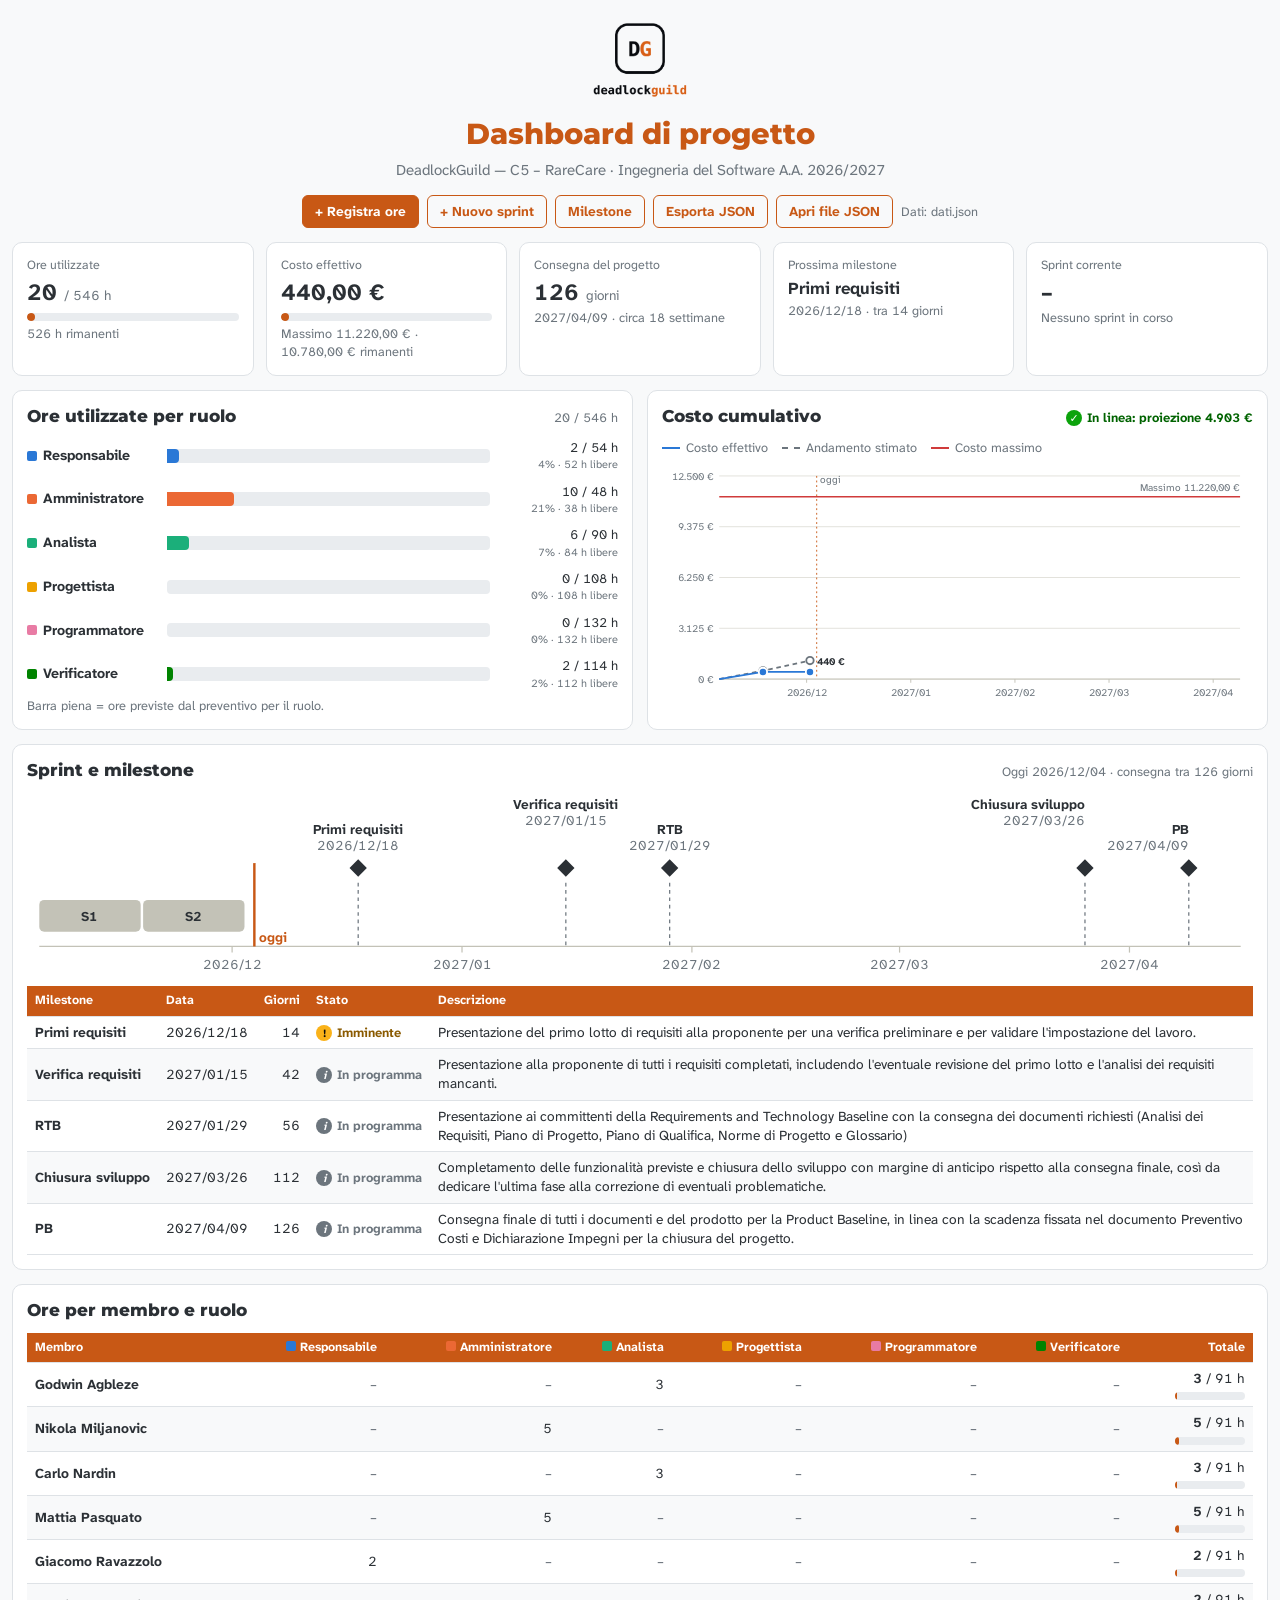
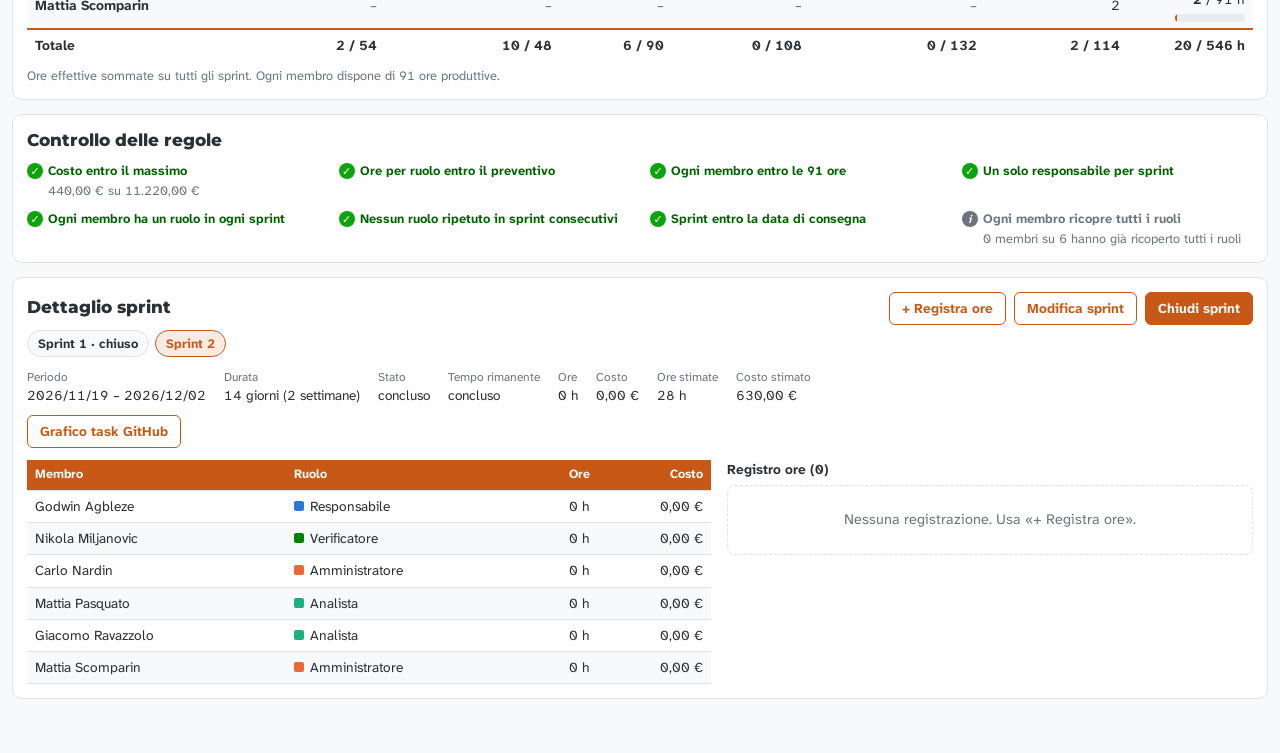
<file: Tools/DashboardProgetto/index.html>
<!DOCTYPE html>
<html lang="it">
<head>
<meta charset="UTF-8">
<meta name="viewport" content="width=device-width, initial-scale=1">
<title>Dashboard di progetto</title>
<link rel="icon" type="image/png" href="../../assets/logo_nobg.png">
<link rel="stylesheet" href="style.css">
</head>
<body>
<div class="contenitore">
  <header>
    <img src="../../assets/logo_nobg.png" alt="Logo DeadlockGuild">
    <h1>Dashboard di progetto</h1>
    <p class="sottotitolo">DeadlockGuild — <span id="nomeProgetto">C5 – RareCare</span> · Ingegneria del Software A.A. 2026/2027</p>
  </header>

  <div class="barra-azioni">
    <button type="button" class="primario" id="registraOre">+ Registra ore</button>
    <button type="button" id="nuovoSprint">+ Nuovo sprint</button>
    <button type="button" id="gestisciMilestone">Milestone</button>
    <button type="button" id="esporta">Esporta JSON</button>
    <label class="bottone" for="apriFile">Apri file JSON</label>
    <input type="file" id="apriFile" accept="application/json,.json" hidden>
    <span class="fonte" id="fonte">Caricamento dati…</span>
  </div>

  <div class="avviso" id="avviso" hidden>
    <span class="stato warn">Ci sono modifiche non ancora salvate nel file dei dati: esporta il JSON per non perderle.</span>
    <button type="button" id="esportaAvviso">Esporta JSON</button>
  </div>

  <div class="kpi" id="kpi"></div>

  <div class="griglia-2">
    <section>
      <div class="intestazione-sezione">
        <h2>Ore utilizzate per ruolo</h2>
        <span class="fonte" id="oreRuoloTotale"></span>
      </div>
      <div class="righe-ruolo" id="oreRuolo"></div>
      <p class="nota">Barra piena = ore previste dal preventivo per il ruolo.</p>
    </section>
    <section>
      <div class="intestazione-sezione">
        <h2>Costo cumulativo</h2>
        <span id="andamentoCosto"></span>
      </div>
      <div class="legenda-grafico">
        <span><i style="border-color: var(--serie-1)"></i>Costo effettivo</span>
        <span><i style="border-color: var(--text-muted); border-top-style: dashed"></i>Andamento stimato</span>
        <span><i style="border-color: var(--ko)"></i>Costo massimo</span>
      </div>
      <div class="grafico" id="graficoCosto"></div>
    </section>
  </div>

  <section class="blocco">
    <div class="intestazione-sezione">
      <h2>Sprint e milestone</h2>
      <span class="fonte" id="giorniConsegna"></span>
    </div>
    <div class="grafico" id="timeline"></div>
    <div class="tabella-wrap" style="margin-top: 10px">
      <table>
        <thead>
          <tr><th>Milestone</th><th>Data</th><th class="num">Giorni</th><th>Stato</th><th>Descrizione</th></tr>
        </thead>
        <tbody id="tabellaMilestone"></tbody>
      </table>
    </div>
  </section>

  <section class="blocco">
    <h2>Ore per membro e ruolo</h2>
    <div class="tabella-wrap" id="matrice"></div>
    <p class="nota">Ore effettive sommate su tutti gli sprint. Ogni membro dispone di <span id="orePerMembro">91</span> ore produttive.</p>
  </section>

  <section class="blocco">
    <h2>Controllo delle regole</h2>
    <ul class="controlli" id="controlli"></ul>
  </section>

  <section class="blocco">
    <div class="intestazione-sezione">
      <h2>Dettaglio sprint</h2>
      <div class="azioni-sprint">
        <button type="button" id="registraOreSprint" hidden>+ Registra ore</button>
        <button type="button" id="modificaSprint" hidden>Modifica sprint</button>
        <button type="button" class="primario" id="chiudiSprint" hidden>Chiudi sprint</button>
      </div>
    </div>
    <div class="pillole" id="pillole"></div>
    <div id="dettaglioSprint"></div>
  </section>
</div>

<div class="tooltip" id="tooltip" hidden></div>

<!-- Modifica / creazione sprint -->
<dialog id="dialogSprint">
  <form method="dialog" id="formSprint" novalidate>
    <h2 id="titoloDialogSprint">Nuovo sprint</h2>
    <div class="campi">
      <label class="campo">Nome<input type="text" id="sNome" required></label>
      <label class="campo">Data di inizio<input type="text" inputmode="numeric" placeholder="AAAA/MM/GG" maxlength="10" autocomplete="off" id="sInizio" required></label>
      <label class="campo">Durata (settimane)<input type="number" id="sDurata" min="0.5" step="0.5"></label>
      <label class="campo">Data di fine<input type="text" inputmode="numeric" placeholder="AAAA/MM/GG" maxlength="10" autocomplete="off" id="sFine" required></label>
    </div>

    <div class="titolo-blocco">Ruoli dei membri</div>
    <div class="tabella-wrap">
      <table>
        <thead><tr><th>Membro</th><th>Ruolo</th></tr></thead>
        <tbody id="sAssegnazioni"></tbody>
      </table>
    </div>
    <p class="nota">Le ore si aggiungono con «+ Registra ore».</p>

    <div class="titolo-blocco">Ore stimate per ruolo</div>
    <div class="campi" id="sStime"></div>
    <p class="nota" id="sStimaTotale" style="margin-top: -6px"></p>

    <label class="campo" style="margin-top: 10px">Link al grafico dei task su GitHub (facoltativo)
      <input type="url" id="sLink" placeholder="https://github.com/users/DeadlockGuild/projects/1/…">
    </label>
    <label class="campo" style="margin-top: 10px">Note<textarea id="sNote" rows="2"></textarea></label>

    <div class="messaggi" id="sMessaggi"></div>
    <div class="piede-dialog">
      <button type="button" class="pericolo" id="sElimina">Elimina sprint</button>
      <div>
        <button type="button" id="sAnnulla">Annulla</button>
        <button type="submit" class="primario" id="sSalva">Salva sprint</button>
      </div>
    </div>
  </form>
</dialog>

<!-- Registrazione ore -->
<dialog id="dialogLog">
  <form method="dialog" id="formLog" novalidate>
    <h2>Registra ore</h2>
    <div class="campi">
      <label class="campo">Membro<select id="lMembro"></select></label>
      <label class="campo">Sprint<select id="lSprint"></select></label>
      <label class="campo">Data<input type="text" inputmode="numeric" placeholder="AAAA/MM/GG" maxlength="10" autocomplete="off" id="lData"></label>
      <label class="campo">Ore<input type="number" id="lOre" min="0.5" step="0.5" value="1"></label>
    </div>
    <label class="campo">Attività svolta (facoltativa)<input type="text" id="lNota" placeholder="Es. stesura verbale, revisione analisi dei requisiti…"></label>
    <div class="messaggi" id="lMessaggi"></div>
    <div class="piede-dialog">
      <span class="fonte" id="lRiepilogo"></span>
      <div>
        <button type="button" id="lAnnulla">Annulla</button>
        <button type="submit" class="primario">Registra</button>
      </div>
    </div>
  </form>
</dialog>

<!-- Milestone -->
<dialog id="dialogMilestone">
  <form method="dialog" id="formMilestone" novalidate>
    <h2>Milestone</h2>
    <div class="tabella-wrap">
      <table>
        <thead><tr><th>Nome</th><th>Data</th><th>Descrizione</th><th>Raggiunta</th><th></th></tr></thead>
        <tbody id="mRighe"></tbody>
      </table>
    </div>
    <div class="messaggi" id="mMessaggi"></div>
    <div class="piede-dialog">
      <button type="button" id="mAggiungi">+ Aggiungi milestone</button>
      <div>
        <button type="button" id="mAnnulla">Annulla</button>
        <button type="submit" class="primario">Salva milestone</button>
      </div>
    </div>
  </form>
</dialog>

<!-- Esportazione -->
<dialog id="dialogEsporta">
  <div class="corpo">
    <h2>Esporta dati</h2>
    <p class="nota">Questo è il contenuto aggiornato di <code>dati.json</code>. Il salvataggio automatico non è ancora implementato: per ora copia il testo e sostituisci il file nel repository.</p>
    <textarea id="jsonEsportato" rows="16" readonly spellcheck="false" style="font-family: ui-monospace, monospace; font-size: 0.78rem; margin-top: 8px"></textarea>
    <div class="piede-dialog">
      <span class="fonte" id="copiato"></span>
      <div>
        <button type="button" id="chiudiEsporta">Chiudi</button>
        <button type="button" class="primario" id="copiaJson">Copia JSON</button>
      </div>
    </div>
  </div>
</dialog>

<script src="app.js"></script>
</body>
</html>
</file>
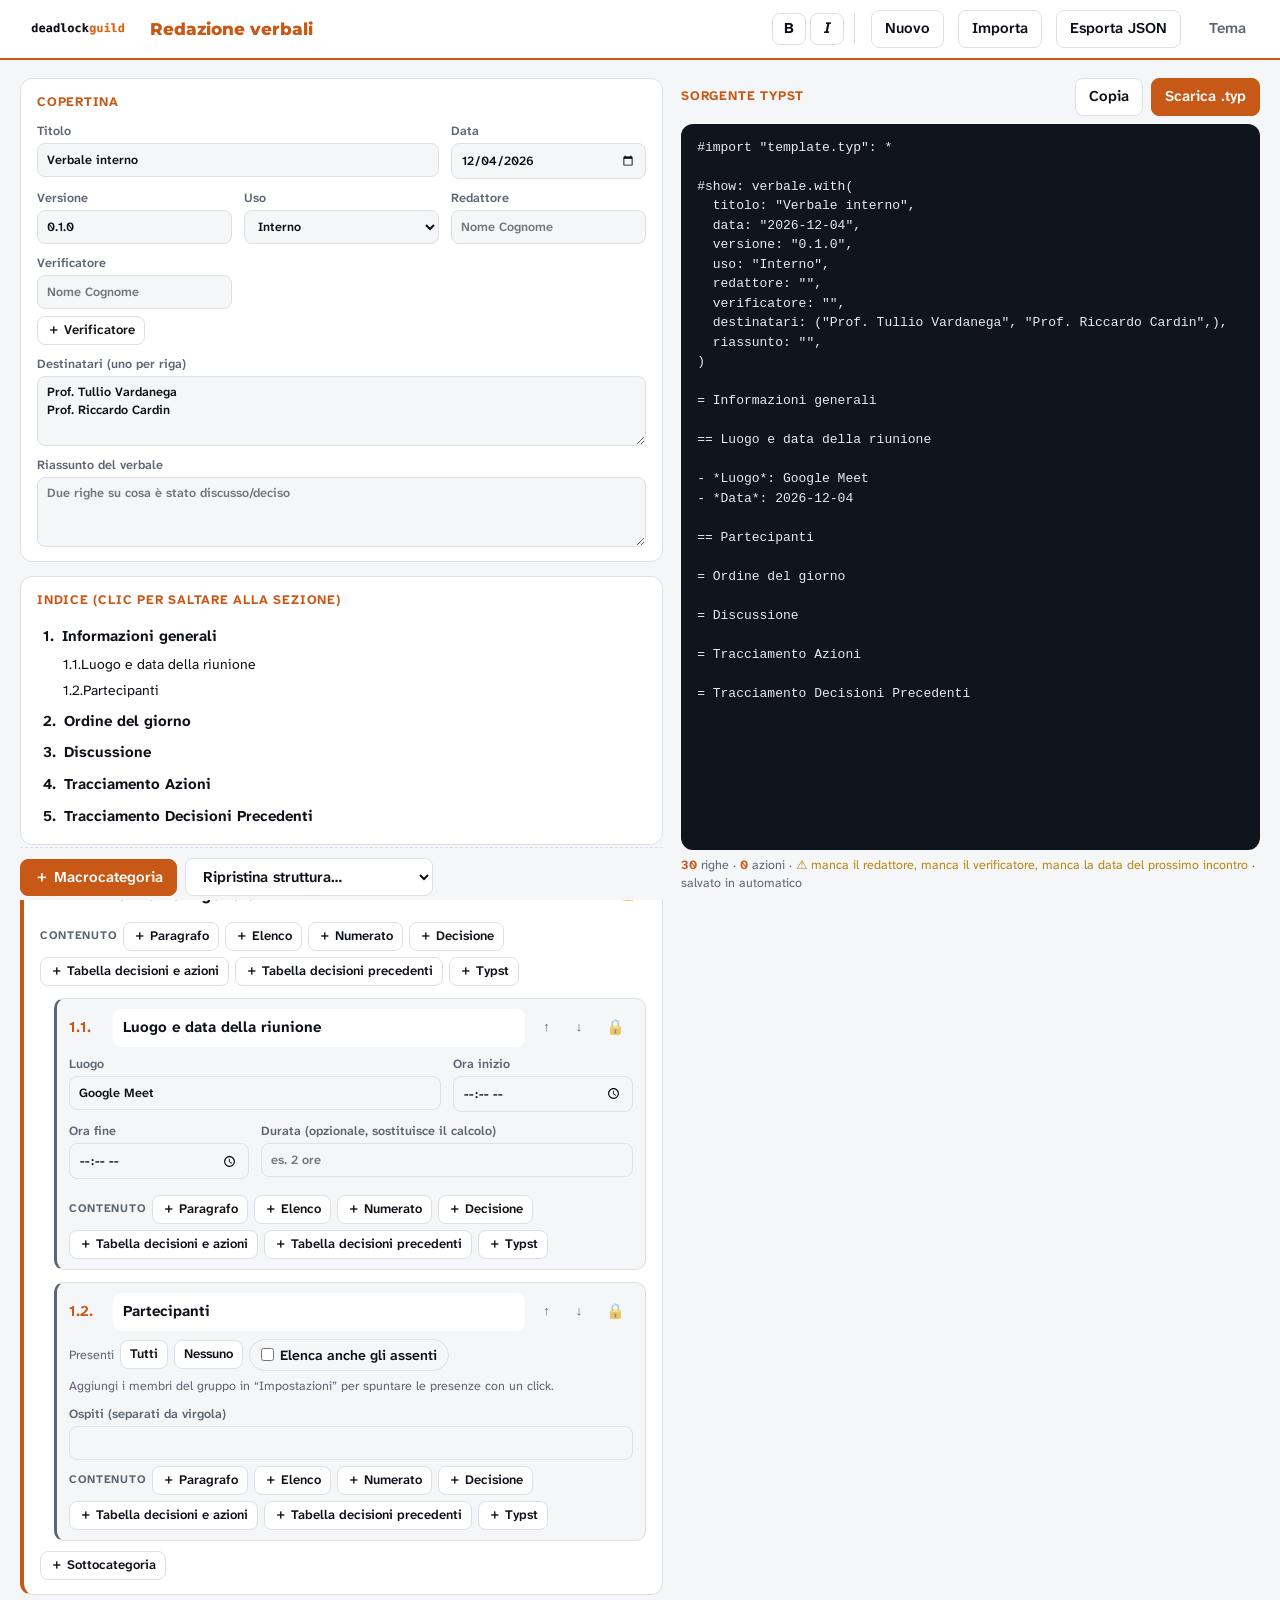
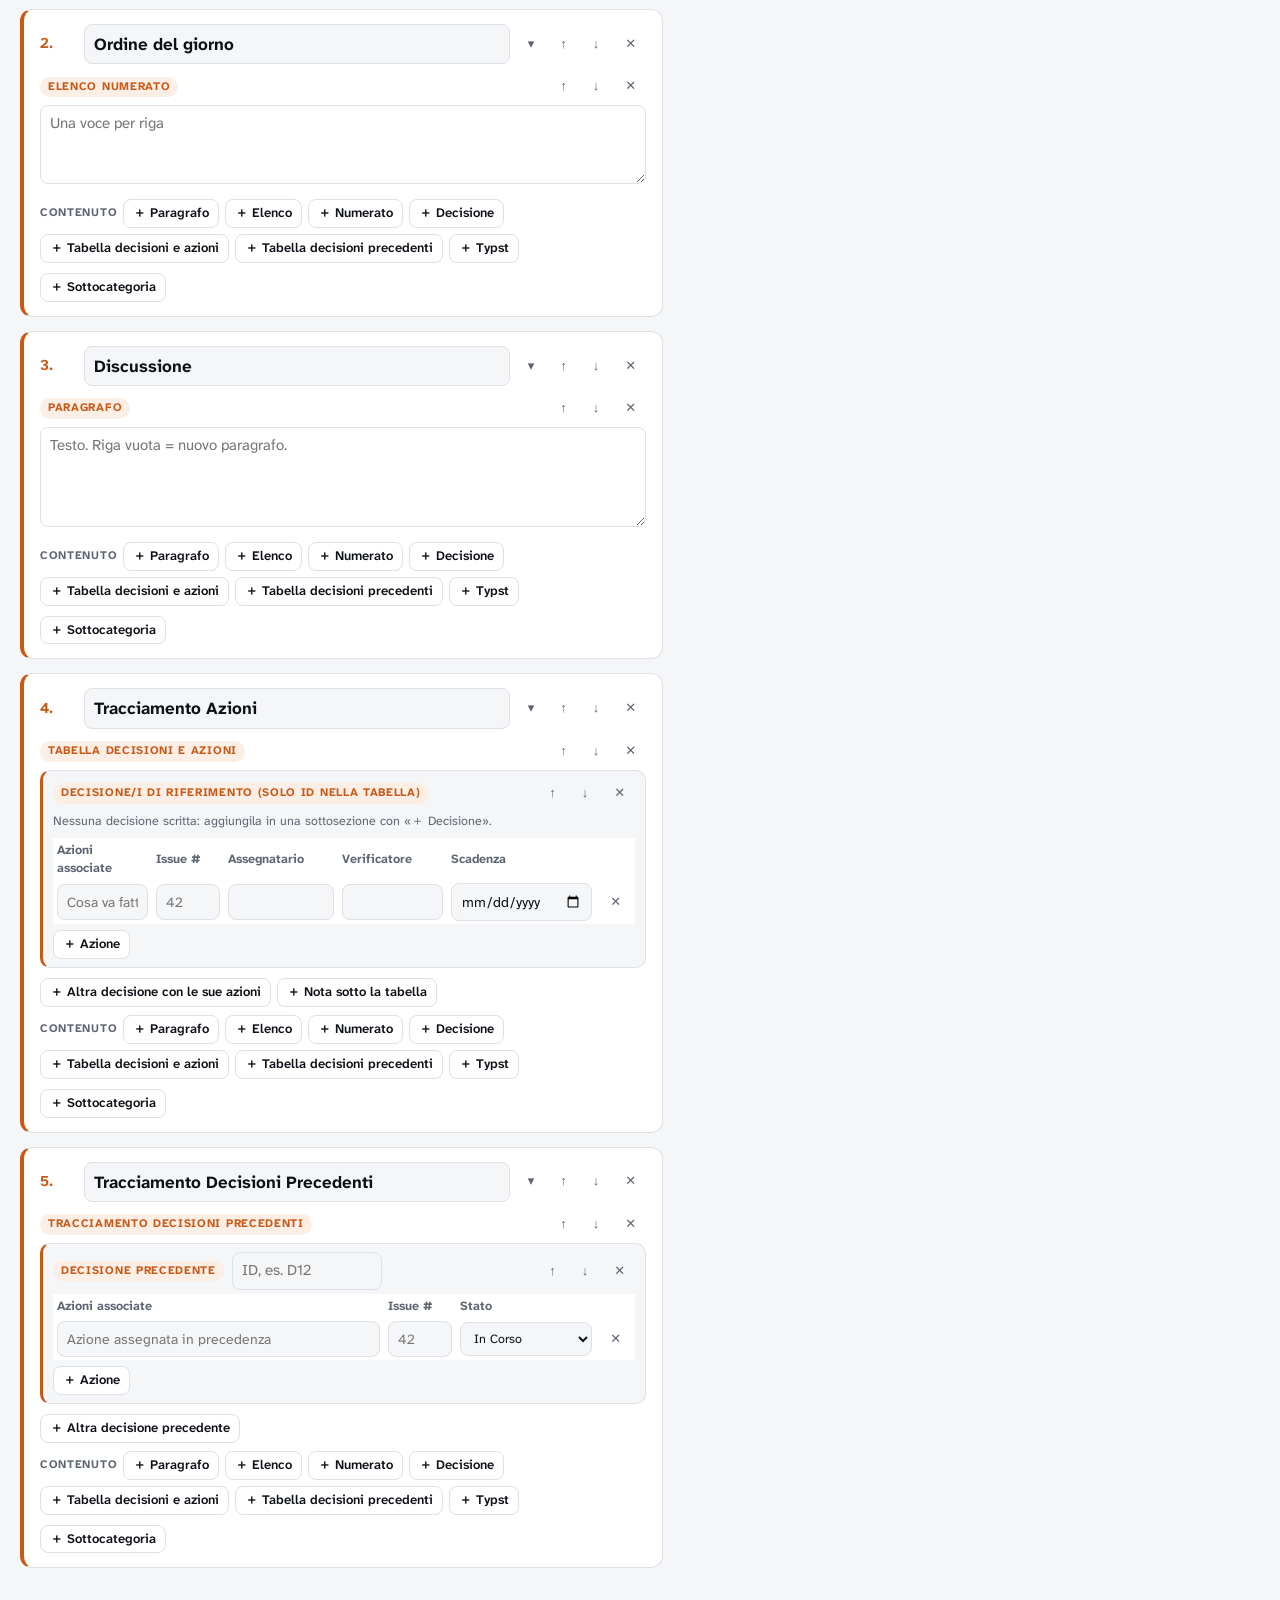
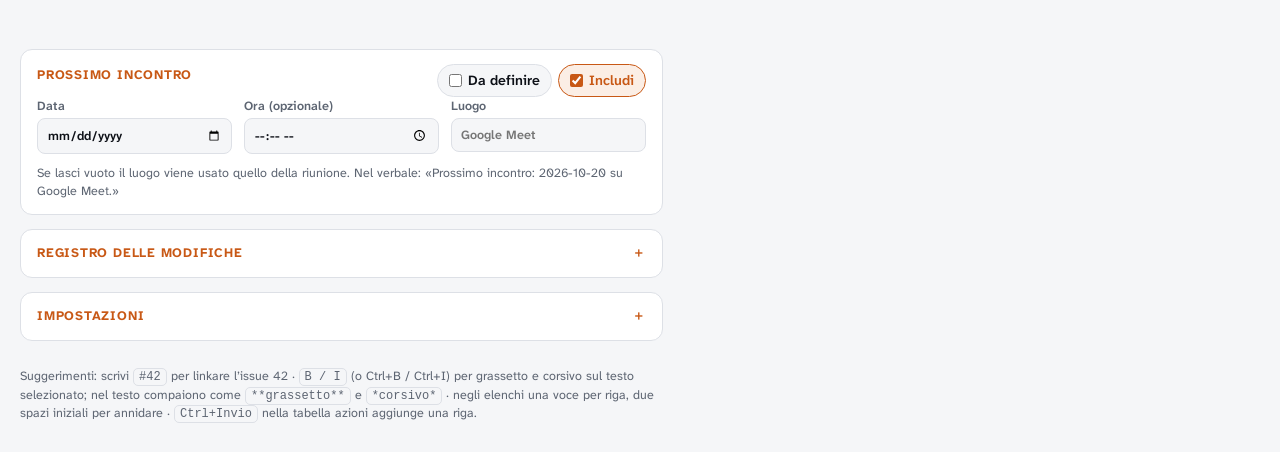
<file: Tools/GenerazioneVerbali/verbali-app/index.html>
<!doctype html>
<html lang="it">
<head>
<meta charset="utf-8">
<meta name="viewport" content="width=device-width, initial-scale=1">
<title>Verbali · DeadlockGuild</title>
<style>
@font-face{font-family:"Atkinson";src:url("fonts/AtkinsonHyperlegibleNext-Regular.ttf");font-weight:400}
@font-face{font-family:"Atkinson";src:url("fonts/AtkinsonHyperlegibleNext-Medium.ttf");font-weight:500}
@font-face{font-family:"Atkinson";src:url("fonts/AtkinsonHyperlegibleNext-SemiBold.ttf");font-weight:600}
@font-face{font-family:"Atkinson";src:url("fonts/AtkinsonHyperlegibleNext-Bold.ttf");font-weight:700}
@font-face{font-family:"Atkinson";src:url("fonts/AtkinsonHyperlegibleNext-Italic.ttf");font-weight:400;font-style:italic}
@font-face{font-family:"Montserrat";src:url("fonts/Montserrat-ExtraBold.ttf");font-weight:800}

:root{
  --bg:#f5f6f8; --card:#fff; --ink:#0d1017; --muted:#5d6572; --line:#dde0e6;
  --brand:#c85815; --brand-d:#a54610; --brand-soft:#fbeee5; --ok:#1f7a4d;
  --radius:12px;
}
:root[data-theme="dark"]{
  --bg:#0d1017; --card:#171b24; --ink:#eef0f4; --muted:#9aa3b2; --line:#2a303c;
  --brand:#e27a35; --brand-d:#f08f4e; --brand-soft:#2a1b12; --ok:#4cc38a;
}
*{box-sizing:border-box}
html,body{margin:0}
body{font-family:"Atkinson","Liberation Sans",system-ui,sans-serif;background:var(--bg);color:var(--ink);font-size:15px;line-height:1.45}
header.top{position:sticky;top:0;z-index:20;display:flex;align-items:center;gap:14px;padding:10px 20px;background:var(--card);border-bottom:2px solid var(--brand)}
header.top img{height:34px;display:block}
:root[data-theme="dark"] header.top img{filter:invert(1) hue-rotate(180deg)}
header.top h1{font-family:"Montserrat";font-weight:800;font-size:17px;margin:0;color:var(--brand)}
header.top .sp{flex:1}
.btn{font:inherit;font-weight:600;border:1px solid var(--line);background:var(--card);color:var(--ink);padding:7px 13px;border-radius:8px;cursor:pointer;display:inline-flex;gap:6px;align-items:center}
.btn:hover{border-color:var(--brand);color:var(--brand)}
.btn.primary{background:var(--brand);border-color:var(--brand);color:#fff}
.btn.primary:hover{background:var(--brand-d);color:#fff}
.btn.sm{padding:4px 9px;font-size:13px}
.btn.ghost{border-color:transparent;background:transparent;color:var(--muted)}
.btn.danger:hover{border-color:#c0392b;color:#c0392b}
.btn:focus-visible,input:focus-visible,textarea:focus-visible,select:focus-visible,summary:focus-visible{outline:3px solid var(--brand);outline-offset:1px}

main{display:grid;grid-template-columns:minmax(0,1fr) minmax(0,.9fr);gap:18px;padding:18px 20px;max-width:1700px;margin:auto}
@media(max-width:1000px){main{grid-template-columns:1fr}}
.col-form{display:flex;flex-direction:column;gap:14px;min-width:0}
.col-out{position:sticky;top:68px;align-self:start;height:calc(100vh - 86px);display:flex;flex-direction:column;min-width:0}
@media(max-width:1000px){.col-out{position:static;height:auto}}

.card{background:var(--card);border:1px solid var(--line);border-radius:var(--radius);padding:14px 16px}
.card h2,.card>summary{font-size:13px;letter-spacing:.06em;text-transform:uppercase;color:var(--brand);margin:0 0 10px;font-weight:700}
details.card>summary{cursor:pointer;margin:0;list-style:none;display:flex;justify-content:space-between;align-items:center}
details.card>summary::after{content:"＋";font-weight:700}
details.card[open]>summary::after{content:"－"}
details.card[open]>summary{margin-bottom:10px}
.grid{display:grid;gap:10px 12px;grid-template-columns:repeat(auto-fit,minmax(170px,1fr))}
.grid .w2{grid-column:span 2}.grid .wall{grid-column:1/-1}
label.f{display:flex;flex-direction:column;gap:3px;font-size:12.5px;color:var(--muted);font-weight:600;min-width:0}
input,textarea,select{font:inherit;color:var(--ink);background:var(--bg);border:1px solid var(--line);border-radius:8px;padding:7px 9px;width:100%;min-width:0}
input:focus,textarea:focus,select:focus{border-color:var(--brand);background:var(--card)}
textarea{resize:vertical;min-height:70px;line-height:1.4}
.hint{font-size:12.5px;color:var(--muted)}
.chips{display:flex;flex-wrap:wrap;gap:6px}
.chip{display:inline-flex;align-items:center;gap:6px;padding:5px 11px;border:1px solid var(--line);border-radius:99px;cursor:pointer;user-select:none;background:var(--bg);font-weight:600;font-size:14px}
.chip input{width:auto;margin:0;accent-color:var(--brand)}
.chip.on{background:var(--brand-soft);border-color:var(--brand);color:var(--brand)}
.row-tools{display:flex;gap:6px;align-items:center}

/* blocks */
.block{border-left:4px solid var(--brand)}
.block .bh{display:flex;align-items:center;gap:8px;margin-bottom:8px}
.block .bh .tag{font-size:11.5px;font-weight:700;letter-spacing:.06em;text-transform:uppercase;color:var(--brand);background:var(--brand-soft);padding:2px 8px;border-radius:99px}
.block .bh .sp{flex:1}
.block.h{border-left-color:var(--ink)}
.hrow{display:grid;grid-template-columns:90px 1fr;gap:8px}
.tbl{width:100%;border-collapse:collapse}
.tbl td,.tbl th{padding:3px 4px;text-align:left;font-size:12.5px;color:var(--muted)}
.tbl td input{font-size:14px}
.tbl .idc{width:72px}.tbl .dc{width:140px}
.dec{border:1px solid var(--line);border-left:3px solid var(--brand);border-radius:10px;padding:8px 10px;margin-bottom:10px;background:var(--bg)}
.dnum{width:62px;padding:1px 5px;font-weight:700;color:var(--brand);text-align:center}
.stato.done{color:var(--ok);font-weight:600}
.dec textarea{background:var(--card);margin-bottom:6px}.tbl .xc{width:34px}
.addbar{position:sticky;bottom:0;background:var(--bg);padding:10px 0 4px;display:flex;flex-wrap:wrap;gap:8px;align-items:center;border-top:1px dashed var(--line)}
.addbar .lab{font-size:12.5px;color:var(--muted);font-weight:700;text-transform:uppercase;letter-spacing:.06em}


/* sezioni */
.sec{border-left:4px solid var(--brand);scroll-margin-top:70px}
.sh{display:flex;align-items:center;gap:8px;margin-bottom:8px}
.sh .num{font-weight:700;color:var(--brand);min-width:2.4em}
.stitle{font-weight:700;font-size:17px}
.stitle.sm{font-size:15px}
.sub{margin:12px 0 0 14px;padding:10px 12px;border:1px solid var(--line);border-left:3px solid var(--muted);border-radius:10px;scroll-margin-top:70px;background:var(--bg)}
.sub .stitle{background:var(--card)}
.block{border:0;padding:0;margin-bottom:8px}
.block .bh{margin-bottom:4px}
.block textarea,.block .tbl{background:var(--card)}
.adder{display:flex;flex-wrap:wrap;gap:6px;align-items:center;margin-top:6px}
.adder .lab{font-size:11.5px;color:var(--muted);font-weight:700;text-transform:uppercase;letter-spacing:.06em}
.idx{display:flex;flex-direction:column;gap:2px}
.idx a{color:var(--ink);text-decoration:none;padding:2px 6px;border-radius:6px;display:flex;gap:8px}
.idx a:hover{background:var(--brand-soft);color:var(--brand)}
.idx .ix1{font-weight:700;margin-top:4px}
.idx .ix2{padding-left:26px;font-size:14px}

.lock{opacity:.6;padding:0 8px;cursor:default}
input[readonly]{background:transparent;border-color:transparent;cursor:default}

.fmt{display:flex;gap:4px;padding-right:10px;border-right:1px solid var(--line);margin-right:2px}
.fmt .btn{min-width:34px;justify-content:center;font-size:15px}

.block.decisione{border-left:3px solid var(--brand);background:var(--brand-soft);padding:8px 10px;border-radius:0 8px 8px 0}
.block.decisione textarea{background:var(--card)}

/* output */
.out-head{display:flex;gap:8px;align-items:center;margin-bottom:8px;flex-wrap:wrap}
.out-head h2{margin:0;font-size:13px;letter-spacing:.06em;text-transform:uppercase;color:var(--brand);flex:1}
pre#out{flex:1;margin:0;overflow:auto;background:#10141c;color:#e7eaf0;border-radius:var(--radius);padding:14px 16px;font:13px/1.5 ui-monospace,"JetBrains Mono",Menlo,Consolas,monospace;tab-size:2;white-space:pre-wrap;word-break:break-word}
.status{font-size:12.5px;color:var(--muted);margin-top:6px;min-height:18px}
.status b{color:var(--brand)}
.warn{color:#b8860b}
#toast{position:fixed;bottom:22px;left:50%;transform:translateX(-50%) translateY(20px);background:var(--ink);color:var(--bg);padding:9px 16px;border-radius:99px;opacity:0;transition:.2s;pointer-events:none;font-weight:600;z-index:50}
#toast.show{opacity:1;transform:translateX(-50%)}
.kbd{font:12px ui-monospace,monospace;background:var(--bg);border:1px solid var(--line);padding:1px 5px;border-radius:5px}
</style>
</head>
<body>
<header class="top">
  <img src="assets/logo_text_nobg.png" alt="deadlockguild">
  <h1>Redazione verbali</h1>
  <span class="sp"></span>
  <div class="fmt" title="Formatta il testo selezionato (anche Ctrl+B / Ctrl+I)"><button class="btn sm" id="f-b" type="button"><b>B</b></button><button class="btn sm" id="f-i" type="button"><i>I</i></button></div>
  <button class="btn" id="b-new" title="Nuovo verbale (mantiene membri e impostazioni)">Nuovo</button>
  <button class="btn" id="b-imp">Importa</button>
  <button class="btn" id="b-exp">Esporta JSON</button>
  <button class="btn ghost" id="b-theme" title="Tema chiaro/scuro">Tema</button>
  <input type="file" id="file" accept=".json,application/json" hidden>
</header>

<main>
  <div class="col-form" id="form"></div>
  <div class="col-out">
    <div class="out-head">
      <h2>Sorgente Typst</h2>
      <button class="btn" id="b-copy">Copia</button>
      <button class="btn primary" id="b-dl">Scarica .typ</button>
    </div>
    <pre id="out" tabindex="0"></pre>
    <div class="status" id="status"></div>
  </div>
</main>
<div id="toast"></div>

<script>
"use strict";
/* ============ utilities ============ */
const $ = (s, r=document) => r.querySelector(s);
const uid = () => Math.random().toString(36).slice(2, 9);
function h(tag, attrs={}, ...kids){
  const e = document.createElement(tag);
  for (const [k,v] of Object.entries(attrs||{})){
    if (v==null || v===false) continue;
    if (k==="class") e.className=v;
    else if (k.startsWith("on")) e.addEventListener(k.slice(2), v);
    else if (k==="value") e.value=v;
    else if (k==="checked") e.checked=!!v;
    else e.setAttribute(k, v===true?"":v);
  }
  for (const c of kids.flat()) if (c!=null && c!==false) e.append(c.nodeType?c:document.createTextNode(c));
  return e;
}
function toast(msg){const t=$("#toast");t.textContent=msg;t.classList.add("show");clearTimeout(toast._t);toast._t=setTimeout(()=>t.classList.remove("show"),1600)}
const today = () => { const d=new Date(); return d.getFullYear()+"-"+String(d.getMonth()+1).padStart(2,"0")+"-"+String(d.getDate()).padStart(2,"0"); };
/* tutte le date del verbale sono in formato AAAA-MM-GG (quello dei campi data) */
const fmtDate = iso => iso||"";

/* ============ state ============ */
const KEY_STATE="dg-verbali-state-v2", KEY_OLD="dg-verbali-state-v1", KEY_SET="dg-verbali-settings-v1";
const defaultSettings = () => ({
  members: [],
  importPath: "template.typ",
  destInterno: ["Prof. Tullio Vardanega","Prof. Riccardo Cardin"],
  destEsterno: ["Prof. Tullio Vardanega","Prof. Riccardo Cardin"],
  theme: ""
});
const DEF_APPR="Con la presente firma, la proponente conferma che il contenuto del presente verbale rispecchia fedelmente gli argomenti trattati.";
const DEF_NOTA="le voci prive di ID Issue e assegnatari rappresentano macro-attività la cui effettiva istanziazione e presa in carico è strettamente vincolata all'eventuale aggiudicazione del capitolato.";
let DM=new Map();   /* id interno decisione -> "Dn" (solo decisioni attive, in ordine di documento) */
const verifs = () => (S.meta.verificatori||[]).map(x=>x.trim()).filter(Boolean);
const azFull = r => r.id||r.titolo||r.ass||r.ver||r.scad;
const docBlocks = () => S.sections.flatMap(x=>[...x.blocks,...x.subs.flatMap(u=>u.blocks)]);
const allDecisionBlocks = () => docBlocks().filter(b=>b.type==="decisione");
/* numerazione progressiva; una decisione con numero impostato a mano (b.num) fa ripartire il conteggio da lì */
function decMap(){ const m=new Map(); let n=0; allDecisionBlocks().forEach(b=>{
  const act=String(b.text||"").trim();
  if(Number.isInteger(b.num)&&b.num>=1) n=b.num; else if(act) n++;
  if(act) m.set(b.id,"D"+n); }); return m; }
const mkAz = (prev) => ({id:"",titolo:"",ass:"",ver:prev?prev.ver:"",scad:""});
const mkDec = () => ({id:uid(), refs:[], azioni:[mkAz()]});
const mkPrecAz = () => ({titolo:"",id:"",stato:"In Corso"});
const mkPrecDec = () => ({id:uid(), did:"", azioni:[mkPrecAz()]});
const mkBlock = (type, extra={}) => Object.assign({id:uid(), type, text:""}, type==="azioni"?{decisioni:[mkDec()]}:type==="prec"?{decisioni:[mkPrecDec()]}:{}, extra);
const mkSub = (title, o={}) => Object.assign({id:uid(), title, blocks:[], auto:"" }, o);
const mkSec = (title, o={}) => Object.assign({id:uid(), title, blocks:[], subs:[], col:false}, o);
function defaultSections(){
  return [
    mkSec("Informazioni generali",{locked:true,subs:[mkSub("Luogo e data della riunione",{auto:"luogo",locked:true}), mkSub("Partecipanti",{auto:"partecipanti",locked:true})]}),
    mkSec("Ordine del giorno",{blocks:[mkBlock("ol")]}),
    mkSec("Discussione",{blocks:[mkBlock("p")]}),
    mkSec("Tracciamento Azioni",{blocks:[mkBlock("azioni")]}),
    mkSec("Tracciamento Decisioni Precedenti",{blocks:[mkBlock("prec")]})
  ];
}
const defaultState = (set) => ({
  meta:{ titolo:"Verbale interno", data:today(), versione:"0.1.0", uso:"Interno",
         redattore:"", verificatori:[""], destinatari:[...set.destInterno], riassunto:"" },
  reg:[],
  precMig:true,
  appr:{testo:DEF_APPR, azienda:"", dest:""},
  next:{on:true,tbd:false,data:"",ora:"",luogo:""},
  info:{ luogo:"Google Meet", inizio:"", fine:"", durata:"", presenti:[], ospiti:"" },
  sections: defaultSections()
});
/* porta a struttura corrente anche i dati salvati con versioni precedenti */
function migrate(St){
  if(St.meta && !St.meta.verificatori){ St.meta.verificatori = St.meta.verificatore?[St.meta.verificatore]:[""]; delete St.meta.verificatore; }
  if(!St.next) St.next={on:true,tbd:false,data:"",ora:"",luogo:""};
  if(!St.appr){ const f=St.firma||{}; St.appr={testo:DEF_APPR, azienda:f.azienda||"", dest:[f.nome,f.ruolo&&("("+f.ruolo+")")].filter(Boolean).join(" ")}; }
  delete St.firma;
  if(St.info && St.info.assenti===undefined) St.info.assenti=false;
  if(!St.info) St.info={luogo:"",inizio:"",fine:"",durata:"",presenti:[],ospiti:""};
  if(St.info.durata===undefined) St.info.durata="";
  if(!St.sections){
    const old=(St.blocks||[]);
    const secs = old.length ? [defaultSections()[0]] : defaultSections();
    let cs=null, cb=null;
    old.forEach(b=>{
      if(b.type==="h"){
        if((b.level||1)<=1||!cs){ cs=mkSec(b.text); secs.push(cs); cb=null; }
        else { cb=mkSub(b.text); cs.subs.push(cb); }
      } else {
        if(!cs){ cs=mkSec("Contenuto"); secs.push(cs); }
        (cb||cs).blocks.push(b);
      }
    });
    St.sections=secs; delete St.blocks;
  }
  const fixBlocks=a=>a.forEach(b=>{ if(b.type==="azioni"&&!b.decisioni){ b.decisioni=[{id:uid(),testo:"",azioni:(b.rows||[]).map(r=>({id:r.id||"",titolo:r.titolo||"",ass:r.ass||"",ver:r.ver||"",scad:""}))}]; if(!b.decisioni[0].azioni.length) b.decisioni[0].azioni.push(mkAz()); delete b.rows; } });
  St.sections.forEach(x=>{ fixBlocks(x.blocks); x.subs.forEach(u=>fixBlocks(u.blocks)); });
  /* le decisioni si scrivono nelle sottosezioni; la tabella le richiama per ID */
  const allB=()=>St.sections.flatMap(x=>[x.blocks,...x.subs.map(u=>u.blocks)]);
  allB().forEach(arr=>arr.forEach(b=>{ if(b.type==="fonte"){ b.type="decisione"; delete b.decs; } }));
  const disc=St.sections.find(x=>/^\s*discussione\s*$/i.test(x.title));
  const target = disc ? (disc.subs[0]?disc.subs[0].blocks:disc.blocks) : (St.sections.find(x=>!x.locked)||{}).blocks;
  allB().forEach(arr=>arr.forEach(b=>{ if(b.type==="azioni") (b.decisioni||[]).forEach(d=>{
    if(!d.refs) d.refs=[];
    if(d.testo!==undefined){ if(String(d.testo).trim()&&target){ const nb=mkBlock("decisione",{text:d.testo}); target.push(nb); d.refs.push(nb.id); } delete d.testo; }
  }); }));
  if(!St.precMig){ St.precMig=true; if(!allB().some(arr=>arr.some(b=>b.type==="prec"))) St.sections.push(mkSec("Tracciamento Decisioni Precedenti",{blocks:[mkBlock("prec")]})); }
  /* "Informazioni generali": sempre presente, in cima, con le sue sottosezioni fisse */
  let info=St.sections.find(x=>x.locked)||St.sections.find(x=>/^\s*informazioni generali\s*$/i.test(x.title));
  if(!info){ info=defaultSections()[0]; St.sections.unshift(info); }
  info.locked=true; info.title="Informazioni generali";
  [["luogo","Luogo e data della riunione",0],["partecipanti","Partecipanti",1]].forEach(([k,t,pos])=>{
    let u=info.subs.find(x=>x.auto===k);
    if(!u){ u=mkSub(t,{auto:k}); info.subs.splice(Math.min(pos,info.subs.length),0,u); }
    u.locked=true;
  });
  const k0=St.sections.indexOf(info); if(k0>0){ St.sections.splice(k0,1); St.sections.unshift(info); }
  return St;
}
let settings, S;
function load(){
  try{ settings = Object.assign(defaultSettings(), JSON.parse(localStorage.getItem(KEY_SET)||"{}")); }catch(e){ settings=defaultSettings(); }
  try{ S = JSON.parse(localStorage.getItem(KEY_STATE)||localStorage.getItem(KEY_OLD)||"null"); }catch(e){ S=null; }
  S = S ? migrate(S) : defaultState(settings);
}
function save(){ try{ localStorage.setItem(KEY_STATE, JSON.stringify(S)); localStorage.setItem(KEY_SET, JSON.stringify(settings)); }catch(e){} }

/* ============ Typst generation ============ */
const q = s => JSON.stringify(String(s??"").replace(/\s*\n\s*/g," ").trim());
const esc0 = s => s.replace(/[\\#$*_`<>@~\[\]]/g, m=>"\\"+m).replace(/\/\//g,"/\\/");
const tEsc = s => esc0(s).replace(/^(\s*)([-+=\/])(\s)/,"$1\\$2$3");
/* Testo con formattazione stile Word:  **grassetto**  *corsivo*  ***entrambi***  #42 = link issue */
function inline(s){
  s=String(s); const T=[]; let buf="";
  const flush=()=>{ if(buf){T.push({x:buf});buf="";} };
  for(let k=0;k<s.length;){
    if(s[k]!=="*"){ buf+=s[k++]; continue; }
    let n=0; while(s[k+n]==="*") n++;
    const prev=k>0?s[k-1]:"", next=s[k+n]||"";
    const open=next!==""&&!/\s/.test(next), close=prev!==""&&!/\s/.test(prev);
    if(n>3) buf+="*".repeat(n);
    else { flush(); (n===1?["i"]:n===2?["b"]:["b","i"]).forEach(kd=>T.push({m:kd,open,close,lit:kd==="b"?"**":"*"})); }
    k+=n;
  }
  flush();
  const op={b:null,i:null};
  T.forEach((t,ix)=>{ if(!t.m) return;
    if(op[t.m]!=null && t.close){ t.pair=true; T[op[t.m]].pair=true; op[t.m]=null; }
    else if(t.open && op[t.m]==null) op[t.m]=ix; });
  const out=[]; let st={b:false,i:false}, cur="";
  const emit=()=>{ if(cur==="") return;
    const parts=cur.split(/(#\d+\b)/).filter(x=>x!=="").map(x=>/^#\d+$/.test(x)?{s:"#issue("+x.slice(1)+")",w:true}:{s:esc0(x),w:false});
    if(st.b||st.i){ let body=parts.map(x=>x.s).join(""); if(st.i) body="#emph["+body+"]"; if(st.b) body="#strong["+body+"]"; out.push({s:body,w:true}); }
    else out.push(...parts);
    cur=""; };
  T.forEach(t=>{ if(t.m&&t.pair){ emit(); st={...st,[t.m]:!st[t.m]}; } else cur+= t.m? t.lit : t.x; });
  emit();
  let res="", pw=false;
  for(const o of out){ if(pw && /^\.[A-Za-z_]/.test(o.s)) res+="#[]"; res+=o.s; pw=o.w; }
  return res.replace(/^(\s*)([-+=\/])(\s)/,"$1\\$2$3");
}
const lines = t => String(t||"").split("\n").map(l=>l.replace(/\s+$/,"")).filter(l=>l.trim()!=="");
function lineFix(l){ return l.replace(/^(\s*)([-+=\/])(\s)/,"$1\\$2$3"); }
function listItems(t, mark){
  return lines(t).map(l=>{
    const ind = l.match(/^\s*/)[0].replace(/\t/g,"  ");
    return ind + mark + " " + inline(l.trim());
  }).join("\n");
}
function genBlock(b){
  switch(b.type){
    case "p": {
      const paras = String(b.text||"").split(/\n\s*\n/).map(p=>{ const t=p.split("\n").map(l=>l.trim()).filter(Boolean).join("\n"); return t? inline(t).split("\n").map(lineFix).join("\n") : ""; }).filter(Boolean);
      return paras.join("\n\n");
    }
    case "ul": return listItems(b.text,"-");
    case "ol": return listItems(b.text,"+");
    case "azioni": {
      const cell = v => "["+(String(v||"").trim()?inline(v):"-")+"]";
      const idc = r => { const d=String(r.id||"").replace(/\D/g,""); return d? "[#issue("+d+")]" : "[-]"; };
      const scad = r => "["+(r.scad?tEsc(r.scad):"-")+"]";
      const full = azFull;
      const decs=(b.decisioni||[]).map(d=>({d,az:d.azioni.filter(full),ids:(d.refs||[]).map(x=>DM.get(x)).filter(Boolean)})).filter(x=>x.ids.length||x.az.length);
      const out=[];
      if(decs.length) out.push("#tabella_decisioni(\n"+decs.map(({d,az,ids})=>{
        const rows = (az.length?az:[{}]).map(r=>"      (azione: "+cell(r.titolo)+", issue: "+idc(r)+", ass: "+cell(r.ass)+", ver: "+cell(r.ver)+", scad: "+scad(r)+"),").join("\n");
        return "  (id: ["+(ids.length?esc0(ids.join(", ")):"-")+"], azioni: (\n"+rows+"\n  )),";
      }).join("\n")+"\n)");
      if(b.nota!==undefined && b.nota.trim()) out.push("#emph[#strong[Nota]: "+inline(b.nota.trim())+"]");
      return out.join("\n\n");
    }
    case "prec": {
      const groups=(b.decisioni||[]).map(d=>({d,az:d.azioni.filter(r=>r.titolo.trim()||String(r.id).trim())})).filter(x=>x.d.did.trim()||x.az.length);
      if(!groups.length) return "";
      const c=v=>"["+(String(v||"").trim()?inline(v):"-")+"]";
      const iss=r=>{const n=String(r.id||"").replace(/\D/g,""); return n?"[#issue("+n+")]":"[-]";};
      return "#tabella_decisioni_precedenti(\n"+groups.map(({d,az})=>{
        const rows=(az.length?az:[null]).map(r=>r?"      (azione: "+c(r.titolo)+", issue: "+iss(r)+", stato: ["+tEsc(r.stato||"In Corso")+"]),":"      (azione: [-], issue: [-], stato: [-]),").join("\n");
        return "  (id: ["+(d.did.trim()?esc0(d.did.trim().replace(/^D_(\d+)$/i,"D$1")):"-")+"], azioni: (\n"+rows+"\n  )),";
      }).join("\n")+"\n)";
    }
    case "decisione": {
      const id=DM.get(b.id); if(!id) return "";
      return "#fonte_decisione(["+esc0(id)+"], ["+genBlock({type:"p",text:b.text})+"])";
    }
    case "raw": return String(b.text||"").replace(/\s+$/,"");
  }
  return "";
}
const h2m = t => { const m=/^(\d{1,2}):(\d\d)$/.exec(t||""); return m?(+m[1])*60+(+m[2]):null; };
function durata(i){
  if((i.durata||"").trim()) return i.durata.trim();
  const a=h2m(i.inizio), b=h2m(i.fine); if(a==null||b==null) return "";
  const m=(b-a+1440)%1440, hh=Math.floor(m/60), mm=m%60, out=[];
  if(hh) out.push(hh===1?"1 ora":hh+" ore");
  if(mm) out.push(mm===1?"1 minuto":mm+" minuti");
  return out.join(" e ");
}
function genAuto(kind){
  const i=S.info, items=[];
  if(kind==="luogo"){
    if(i.luogo) items.push("- *Luogo*: "+inline(i.luogo));
    if(S.meta.data) items.push("- *Data*: "+tEsc(S.meta.data));
    if(i.inizio) items.push("- *Ora*: "+tEsc(i.inizio));
    const d=durata(i); if(d) items.push("- *Durata*: "+inline(d));
  } else if(kind==="partecipanti"){
    const ospiti=lines(i.ospiti.replace(/,/g,"\n")).map(x=>x.trim());
    i.presenti.forEach(n=>items.push("- "+tEsc(n)));
    if(i.assenti && i.presenti.length) settings.members.filter(m=>!i.presenti.includes(m)).forEach(n=>items.push("- "+tEsc(n)+" (assente)"));
    ospiti.forEach(o=>items.push("- "+inline(o)+" (ospite)"));
  }
  return items.join("\n");
}
function genSub(s){
  const out=[];
  if(s.title.trim()) out.push("== "+inline(s.title.trim()));
  if(s.auto) out.push(genAuto(s.auto));
  s.blocks.forEach(b=>out.push(genBlock(b)));
  return out.filter(Boolean).join("\n\n");
}
function genSection(sec){
  const out=[];
  if(sec.title.trim()) out.push("= "+inline(sec.title.trim()));
  sec.blocks.forEach(b=>out.push(genBlock(b)));
  sec.subs.forEach(s=>out.push(genSub(s)));
  return out.filter(Boolean).join("\n\n");
}
function genNext(){
  const n=S.next; if(!n||!n.on) return "";
  if(n.tbd) return "*Prossimo incontro:* da definire.";
  if(!n.data) return "";
  const luogo=(n.luogo||S.info.luogo||"").trim();
  const bits=[tEsc(n.data), n.ora&&("alle "+tEsc(n.ora)), luogo&&("su "+inline(luogo))].filter(Boolean);
  return "*Prossimo incontro:* "+bits.join(" ")+".";
}
function genAppr(){
  if(S.meta.uso!=="Esterno") return "";
  const a=S.appr;
  const head="Per "+(a.azienda.trim()?inline(a.azienda.trim()):"l'azienda");
  const dest=lines(a.dest).map(l=>inline(l.trim()));
  const who="#strong["+head+"]"+dest.map(d=>" \\\n    "+d).join("");
  return "= Approvazione\n\n"+genBlock({type:"p",text:a.testo})
   +"\n\n#v(1cm)\n#block(breakable: false)[\n  #align(right)[\n    "+who+"\n    #v(1.6cm)\n    #line(length: 4.5cm, stroke: 0.5pt)\n  ]\n]";
}
/* registro modifiche: dalla più recente (data, poi versione) alla più vecchia */
const cmpVer=(a,b)=>{ const x=String(a||"").split(/[.\-]/).map(n=>parseInt(n)||0), y=String(b||"").split(/[.\-]/).map(n=>parseInt(n)||0);
  for(let i=0;i<Math.max(x.length,y.length);i++){ const d=(x[i]||0)-(y[i]||0); if(d) return d; } return 0; };
const sortReg=a=>a.map((r,i)=>({r,i})).sort((A,B)=>(B.r.data||"").localeCompare(A.r.data||"")||cmpVer(B.r.ver,A.r.ver)||A.i-B.i).map(x=>x.r);
function generate(){
  DM=decMap();
  const m=S.meta;
  const strs = a => "("+a.map(q).join(", ")+(a.length?",":"")+")";
  let o = "#import "+q(settings.importPath||"template.typ")+": *\n\n#show: verbale.with(\n";
  o+="  titolo: "+q(m.titolo)+",\n";
  o+="  data: "+q(fmtDate(m.data))+",\n";
  o+="  versione: "+q(m.versione)+",\n";
  o+="  uso: "+q(m.uso)+",\n";
  o+="  redattore: "+q(m.redattore)+",\n";
  const vf=verifs();   /* più verificatori -> array: il template mette al plurale l'etichetta */
  o+="  verificatore: "+(vf.length>1?strs(vf):q(vf[0]||""))+",\n";
  o+="  destinatari: "+strs(m.destinatari.filter(x=>x.trim()))+",\n";
  o+="  riassunto: "+q(m.riassunto)+",\n";
  const reg=sortReg(S.reg).filter(r=>r.ver||r.desc);
  if(reg.length){
    o+="  registro_modifiche: (\n"+reg.map(r=>"    ("+[r.ver,fmtDate(r.data),r.red,r.vrf,r.desc].map(q).join(", ")+"),").join("\n")+"\n  ),\n";
  }
  o+=")\n\n";
  const parts=[...S.sections.map(genSection),genNext(),genAppr()].filter(Boolean);
  o+=parts.join("\n\n")+"\n";
  return o;
}

/* ============ UI ============ */
const form = $("#form");
let outEl=$("#out");
let pendingFocus=null;
const allBlocks = () => S.sections.flatMap(s=>[...s.blocks,...s.subs.flatMap(u=>u.blocks)]);
function refresh(){
  save(); DM=decMap();
  document.querySelectorAll("[data-dnum]").forEach(e=>{ if(document.activeElement===e) return; const id=DM.get(e.dataset.dnum); e.value=id?id.slice(1):""; });
  document.querySelectorAll(".fchips").forEach(fillRefs);
  const src=generate(); outEl.textContent=src;
  const w=[]; const m=S.meta;
  if(!m.redattore) w.push("manca il redattore"); if(!verifs().length) w.push("manca il verificatore");
  if(m.redattore && verifs().includes(m.redattore.trim())) w.push("redattore = verificatore");
  if(m.uso==="Esterno" && !S.appr.azienda.trim()) w.push("manca la ragione sociale dell'azienda");
  if(docBlocks().some(b=>b.type==="azioni"&&(b.decisioni||[]).some(d=>d.azioni.some(azFull)&&!(d.refs||[]).some(x=>DM.has(x))))) w.push("azioni senza decisione collegata");
  if(S.next.on && !S.next.tbd && !S.next.data) w.push("manca la data del prossimo incontro");
  const nIss = allBlocks().filter(b=>b.type==="azioni").reduce((n,b)=>n+(b.decisioni||[]).reduce((m,d)=>m+d.azioni.filter(r=>r.id||r.titolo).length,0),0);
  $("#status").innerHTML = `<b>${src.split("\n").length}</b> righe · <b>${nIss}</b> azioni`+(w.length?` · <span class="warn">⚠ ${w.join(", ")}</span>`:"")+" · salvato in automatico";
  renderIndex();
}
function renderIndex(){
  const box=$("#idx"); if(!box) return;
  box.replaceChildren(...S.sections.flatMap((s,i)=>[
    h("a",{class:"ix1",href:"#sec-"+s.id,onclick:e=>{e.preventDefault();jump("sec-"+s.id)}},h("b",{},(i+1)+"."),s.title||"(senza titolo)"),
    ...s.subs.map((u,j)=>h("a",{class:"ix2",href:"#sec-"+u.id,onclick:e=>{e.preventDefault();jump("sec-"+u.id)}},(i+1)+"."+(j+1)+".",u.title||"(senza titolo)"))
  ]).concat(S.meta.uso==="Esterno"?[h("a",{class:"ix1",href:"#appr",onclick:e=>{e.preventDefault();jump("appr")}},h("b",{},(S.sections.length+1)+"."),"Approvazione")]:[]));
}
function jump(id){ const el=document.getElementById(id); if(el){ if(el.classList.contains("collapsed")){} el.scrollIntoView({block:"start",behavior:"smooth"}); } }
function field(label, key, obj, opts={}){
  const tag = opts.area?"textarea":"input";
  const el = h(tag,{type:opts.type||"text",value:obj[key]??"",placeholder:opts.ph||"",list:opts.list,rows:opts.rows,"data-rich":opts.rich,
    oninput:e=>{obj[key]=e.target.value; opts.on&&opts.on(e.target.value); refresh();}});
  if(opts.area) el.value=obj[key]??"";
  return h("label",{class:"f"+(opts.cls?" "+opts.cls:"")},label,el);
}
function memberList(){ return h("datalist",{id:"dl-members"},settings.members.map(m=>h("option",{value:m}))); }
function moveIn(arr,i,d){ const j=i+d; if(j<0||j>=arr.length) return; if(arr===S.sections&&(arr[i].locked||arr[j].locked)) return; [arr[i],arr[j]]=[arr[j],arr[i]]; render(); refresh(); }

function verifField(){
  const m=S.meta;
  const lab=h("span",{}), upd=()=>{ lab.textContent=verifs().length>1?"Verificatori":"Verificatore"; };
  const list=h("div",{style:"display:flex;flex-direction:column;gap:6px"});
  m.verificatori.forEach((v,i)=>list.append(h("div",{class:"row-tools"},
    h("input",{value:v,list:"dl-members",placeholder:"Nome Cognome",oninput:e=>{m.verificatori[i]=e.target.value;upd();refresh();}}),
    m.verificatori.length>1&&h("button",{class:"btn sm ghost danger",title:"Rimuovi verificatore",onclick:()=>{m.verificatori.splice(i,1);render();refresh();}},"✕"))));
  upd();
  return h("div",{style:"display:flex;flex-direction:column;gap:3px;font-size:12.5px;color:var(--muted);font-weight:600;min-width:0"},lab,list,
    h("button",{class:"btn sm",style:"align-self:start;margin-top:4px",onclick:()=>{m.verificatori.push("");pendingFocus="verif-last";render();refresh();}},"＋ Verificatore"));
}
function render(){
  const keepY=window.scrollY; form.innerHTML=""; DM=decMap();
  form.append(memberList());
  /* --- Copertina --- */
  const m=S.meta;
  const usoSel=h("select",{onchange:e=>{m.uso=e.target.value; m.destinatari=[...(m.uso==="Esterno"?settings.destEsterno:settings.destInterno)]; if(/^Verbale (interno|esterno)$/i.test(m.titolo)) m.titolo="Verbale "+m.uso.toLowerCase(); render(); refresh();}},
    ["Interno","Esterno"].map(v=>h("option",{value:v,selected:m.uso===v},v)));
  form.append(h("section",{class:"card"},
    h("h2",{},"Copertina"),
    h("div",{class:"grid"},
      field("Titolo","titolo",m,{cls:"w2"}),
      field("Data","data",m,{type:"date"}),
      field("Versione","versione",m,{ph:"0.1.0"}),
      h("label",{class:"f"},"Uso",usoSel),
      field("Redattore","redattore",m,{list:"dl-members",ph:"Nome Cognome"}),
      verifField(),
      h("label",{class:"f wall"},"Destinatari (uno per riga)",
        h("textarea",{rows:2,value:m.destinatari.join("\n"),oninput:e=>{m.destinatari=e.target.value.split("\n");refresh();}})),
      field("Riassunto del verbale","riassunto",m,{area:true,rows:3,cls:"wall",ph:"Due righe su cosa è stato discusso/deciso"})
    )));

  /* --- Indice --- */
  form.append(h("section",{class:"card"},h("h2",{},"Indice (clic per saltare alla sezione)"),h("div",{id:"idx",class:"idx"})));

  /* --- Sezioni --- */
  S.sections.forEach((s,i)=>form.append(renderSection(s,i)));
  form.append(h("div",{class:"addbar"},
    h("button",{class:"btn primary",onclick:()=>{const s=mkSec("Nuova sezione"); S.sections.push(s); pendingFocus="sec-"+s.id; render(); refresh();}},"＋ Macrocategoria"),
    h("select",{class:"btn",style:"width:auto",title:"Sostituisce tutte le sezioni",onchange:e=>{const v=e.target.value; e.target.value=""; if(!v) return;
        if(!confirm("Sostituire tutte le sezioni con la struttura scelta?")) return;
        S.sections = v==="vuoto"?[defaultSections()[0]]:defaultSections(); render(); refresh();}},
      h("option",{value:""},"Ripristina struttura…"),h("option",{value:"std"},"Standard (5 macrocategorie)"),h("option",{value:"vuoto"},"Solo Informazioni generali"))));

  /* --- Prossimo incontro --- */
  const nx=S.next;
  form.append(h("section",{class:"card"},
    h("div",{style:"display:flex;justify-content:space-between;align-items:center;gap:8px;flex-wrap:wrap"},
      h("h2",{style:"margin:0 0 10px"},"Prossimo incontro"),
      h("div",{class:"row-tools"},
        h("label",{class:"chip"+(nx.tbd?" on":"")},h("input",{type:"checkbox",checked:nx.tbd,onchange:e=>{nx.tbd=e.target.checked;render();refresh();}}),"Da definire"),
        h("label",{class:"chip"+(nx.on?" on":"")},h("input",{type:"checkbox",checked:nx.on,onchange:e=>{nx.on=e.target.checked;render();refresh();}}),"Includi"))),
    nx.on && !nx.tbd && h("div",{class:"grid"},
      field("Data","data",nx,{type:"date"}),
      field("Ora (opzionale)","ora",nx,{type:"time"}),
      field("Luogo","luogo",nx,{ph:S.info.luogo||"es. Google Meet"}),
      h("p",{class:"hint wall",style:"margin:0"},"Se lasci vuoto il luogo viene usato quello della riunione. Nel verbale: «Prossimo incontro: 2026-10-20 su Google Meet.»"))));

  /* --- Approvazione (solo esterni) --- */
  if(m.uso==="Esterno"){
    const ap=S.appr;
    form.append(h("section",{class:"card sec",id:"appr"},
      h("div",{class:"sh"},h("span",{class:"num"},(S.sections.length+1)+"."),h("input",{class:"stitle",value:"Approvazione",readonly:true}),h("span",{class:"lock",title:"Sezione fissa dei verbali esterni"},"🔒")),
      h("div",{class:"grid"},
        field("Testo","testo",ap,{area:true,rows:3,cls:"wall",rich:true}),
        field("Ragione sociale azienda destinataria","azienda",ap,{ph:"es. Sanmarco Informatica S.p.A.",cls:"wall"}),
        field("Destinatari nell'azienda (uno per riga, sotto la ragione sociale)","dest",ap,{area:true,rows:2,cls:"wall",rich:true,ph:"es. Linda Benozzato (in collaborazione con Luca Marcon e Alberto Veronese)"}),
        h("div",{class:"wall hint"},"Sezione aggiunta in automatico ai soli verbali esterni, con lo spazio per la firma a destra. ",
          h("button",{class:"btn sm",onclick:()=>{ap.testo=DEF_APPR;render();refresh();}},"Ripristina testo standard")))));
  }

  /* --- Registro modifiche --- */
  const regCard=h("details",{class:"card",id:"reg",open:S.reg.length>0},h("summary",{},"Registro delle modifiche"));
  S.reg.forEach((r,ri)=>{
    regCard.append(h("div",{class:"grid",style:"margin-bottom:10px;padding-bottom:10px;border-bottom:1px dashed var(--line)"},
      field("Ver.","ver",r),field("Data","data",r,{type:"date"}),
      field("Redattore","red",r,{list:"dl-members"}),field("Verificatore","vrf",r,{list:"dl-members"}),
      field("Descrizione","desc",r,{cls:"w2"}),
      h("div",{style:"display:flex;align-items:end"},h("button",{class:"btn sm danger",onclick:()=>{S.reg.splice(ri,1);render();refresh();}},"Rimuovi"))));
  });
  regCard.append(h("div",{class:"row-tools"},
    h("button",{class:"btn sm",onclick:()=>{ const first=!S.reg.length; S.reg.unshift({ver:S.meta.versione,data:S.meta.data,red:S.meta.redattore,vrf:verifs().join(", "),desc:first?"Prima stesura":""}); render(); refresh();
      const f=document.querySelector("#reg .w2 input"); f&&f.focus(); }},"＋ Nuova modifica (in cima)"),
    h("button",{class:"btn sm",title:"Riordina le righe dalla più recente",onclick:()=>{S.reg=sortReg(S.reg);render();refresh();toast("Righe riordinate");}},"↕ Ordina dalla più recente"),
    h("span",{class:"hint"},"Nel verbale le modifiche sono sempre ordinate dalla più recente.")));
  form.append(regCard);

  /* --- Impostazioni --- */
  const set=h("details",{class:"card"},h("summary",{},"Impostazioni"));
  set.append(h("div",{class:"grid"},
    h("label",{class:"f wall"},"Membri del gruppo (uno per riga) – usati per autocompletare e per le presenze",
      h("textarea",{rows:6,value:settings.members.join("\n"),oninput:e=>{settings.members=e.target.value.split("\n").map(s=>s.trim()).filter(Boolean);save();$("#dl-members").replaceChildren(...settings.members.map(m=>h("option",{value:m})));},
        onchange:()=>{render();refresh();}})),
    h("label",{class:"f wall"},"Percorso import del template nel .typ",
      h("input",{value:settings.importPath,oninput:e=>{settings.importPath=e.target.value;refresh();}})),
    h("label",{class:"f"},"Destinatari – verbali interni",h("textarea",{rows:2,value:settings.destInterno.join("\n"),oninput:e=>{settings.destInterno=e.target.value.split("\n").filter(Boolean);save();}})),
    h("label",{class:"f"},"Destinatari – verbali esterni",h("textarea",{rows:2,value:settings.destEsterno.join("\n"),oninput:e=>{settings.destEsterno=e.target.value.split("\n").filter(Boolean);save();}}))
  ));
  form.append(set);
  form.append(h("p",{class:"hint"},"Suggerimenti: scrivi ",h("span",{class:"kbd"},"#42")," per linkare l’issue 42 · ",h("span",{class:"kbd"},"B / I")," (o Ctrl+B / Ctrl+I) per grassetto e corsivo sul testo selezionato; nel testo compaiono come ",h("span",{class:"kbd"},"**grassetto**")," e ",h("span",{class:"kbd"},"*corsivo*")," · negli elenchi una voce per riga, due spazi iniziali per annidare · ",h("span",{class:"kbd"},"Ctrl+Invio")," nella tabella azioni aggiunge una riga."));
  renderIndex();
  window.scrollTo(0,keepY);
  if(pendingFocus==="verif-last"){ pendingFocus=null; const ins=[...document.querySelectorAll('input[placeholder="Nome Cognome"][list="dl-members"]')]; const f=ins.filter(x=>x.closest(".grid")&&x.closest(".grid").querySelector("textarea"))[0]; const all=form.querySelectorAll('.card:first-of-type .row-tools input'); all.length&&all[all.length-1].focus(); }
  if(pendingFocus){ const el=document.getElementById(pendingFocus); pendingFocus=null; if(el){ el.scrollIntoView({block:"center",behavior:"smooth"}); const f=(el.id.startsWith("blk-")&&el.querySelector("textarea"))||el.querySelector("input:not([type=checkbox]):not(.dnum),textarea"); if(f){ f.focus(); f.select&&f.select(); } } }
}

/* controlli ↑ ↓ ✕ */
function ctl(arr,i,opts={}){
  return h("div",{class:"row-tools"},
    opts.collapse && h("button",{class:"btn sm ghost",title:"Comprimi/espandi",onclick:()=>{opts.collapse.col=!opts.collapse.col;render();}},opts.collapse.col?"▸":"▾"),
    !opts.noMove && h("button",{class:"btn sm ghost",title:"Su",onclick:()=>moveIn(arr,i,-1)},"↑"),
    !opts.noMove && h("button",{class:"btn sm ghost",title:"Giù",onclick:()=>moveIn(arr,i,1)},"↓"),
    opts.noDelete ? h("span",{class:"lock",title:"Sezione fissa: non eliminabile"},"🔒") :
    h("button",{class:"btn sm ghost danger",title:"Elimina",onclick:()=>{ if(opts.confirm&&!confirm(opts.confirm)) return; arr.splice(i,1); render(); refresh(); }},"✕"));
}
function renderSection(sec,si){
  const box=h("section",{class:"card sec",id:"sec-"+sec.id});
  box.append(h("div",{class:"sh"},
    h("span",{class:"num"},String(si+1)+"."),
    h("input",{class:"stitle",value:sec.title,readonly:sec.locked,placeholder:"Titolo macrocategoria",oninput:e=>{sec.title=e.target.value;refresh();}}),
    ctl(S.sections,si,{collapse:sec,noDelete:sec.locked,noMove:sec.locked,confirm:(sec.subs.length||sec.blocks.length)?"Eliminare la sezione “"+sec.title+"” con tutto il suo contenuto?":null})));
  if(sec.col) { box.append(h("div",{class:"hint"},sec.subs.length+" sottocategorie · "+sec.blocks.length+" blocchi")); return box; }
  box.append(blocksUI(sec.blocks));
  sec.subs.forEach((u,ui)=>box.append(renderSub(sec,si,u,ui)));
  box.append(h("button",{class:"btn sm",style:"margin-top:10px",onclick:()=>{const u=mkSub("Nuova sottocategoria"); sec.subs.push(u); pendingFocus="sec-"+u.id; render(); refresh();}},"＋ Sottocategoria"));
  return box;
}
function renderSub(sec,si,u,ui){
  const box=h("div",{class:"sub",id:"sec-"+u.id});
  box.append(h("div",{class:"sh"},
    h("span",{class:"num"},(si+1)+"."+(ui+1)+"."),
    h("input",{class:"stitle sm",value:u.title,readonly:u.locked,placeholder:"Titolo sottocategoria",oninput:e=>{u.title=e.target.value;refresh();}}),
    ctl(sec.subs,ui,{noDelete:u.locked})));
  if(u.auto==="luogo"){
    box.append(h("div",{class:"grid"},
      field("Luogo","luogo",S.info,{ph:"Google Meet, Discord, Aula…",cls:"w2"}),
      field("Ora inizio","inizio",S.info,{type:"time",on:()=>durHint()}),
      field("Ora fine","fine",S.info,{type:"time",on:()=>durHint()}),
      field("Durata (opzionale, sostituisce il calcolo)","durata",S.info,{ph:"es. 2 ore",on:()=>durHint(),cls:"w2"}),
      h("p",{class:"hint wall",id:"durhint",style:"margin:0"}),
    ));
    durHint();
  } else if(u.auto==="partecipanti"){
    const i=S.info;
    const chips = h("div",{class:"chips"}, settings.members.length? settings.members.map(n=>{
      const cb=h("input",{type:"checkbox",checked:i.presenti.includes(n)});
      const c=h("label",{class:"chip"+(cb.checked?" on":"")},cb,n);
      cb.addEventListener("change",()=>{ i.presenti = cb.checked? [...i.presenti,n] : i.presenti.filter(x=>x!==n); c.classList.toggle("on",cb.checked); refresh(); });
      return c;
    }) : h("span",{class:"hint"},"Aggiungi i membri del gruppo in “Impostazioni” per spuntare le presenze con un click."));
    box.append(h("div",{class:"grid"},
      h("div",{class:"wall"},h("div",{class:"row-tools",style:"margin-bottom:6px"},h("span",{class:"hint"},"Presenti"),
        h("button",{class:"btn sm",onclick:()=>{i.presenti=[...settings.members];render();refresh();}},"Tutti"),
        h("button",{class:"btn sm",onclick:()=>{i.presenti=[];render();refresh();}},"Nessuno"),
        h("label",{class:"chip"+(i.assenti?" on":""),title:"Aggiunge in coda gli altri membri con «(assente)»"},h("input",{type:"checkbox",checked:i.assenti,onchange:e=>{i.assenti=e.target.checked;render();refresh();}}),"Elenca anche gli assenti")),chips),
      field("Ospiti (separati da virgola)","ospiti",i,{cls:"wall"})));
  }
  box.append(blocksUI(u.blocks));
  return box;
}
function durHint(){ const e=$("#durhint"); if(e) e.textContent="Data: "+(S.meta.data||"—")+" (dalla copertina) · Durata nel verbale: "+(durata(S.info)||"—"); }
function blocksUI(arr){
  const wrap=h("div",{class:"blocks"});
  arr.forEach((b,i)=>wrap.append(renderBlock(b,arr,i)));
  const add=(label,type)=>h("button",{class:"btn sm",onclick:()=>{const b=mkBlock(type); arr.push(b); pendingFocus="blk-"+b.id; render(); refresh();}},label);
  wrap.append(h("div",{class:"adder"},h("span",{class:"lab"},"Contenuto"),add("＋ Paragrafo","p"),add("＋ Elenco","ul"),add("＋ Numerato","ol"),add("＋ Decisione","decisione"),add("＋ Tabella decisioni e azioni","azioni"),add("＋ Tabella decisioni precedenti","prec"),add("＋ Typst","raw")));
  return wrap;
}
const FG={};
function fillRefs(el){
  const d=FG[el.dataset.gid]; if(!d) return;
  const opts=allDecisionBlocks().filter(x=>DM.has(x.id));
  const sig=opts.map(x=>x.id+DM.get(x.id)+x.text).join("|"); if(el.dataset.sig===sig) return; el.dataset.sig=sig;
  el.replaceChildren(...(opts.length? opts.map(x=>{
    const cb=h("input",{type:"checkbox",checked:(d.refs||[]).includes(x.id)});
    const t=x.text.trim(), lab=h("label",{class:"chip"+(cb.checked?" on":""),title:t},cb,h("b",{},DM.get(x.id)),"· "+(t.length>34?t.slice(0,34)+"…":t));
    cb.addEventListener("change",()=>{ d.refs=cb.checked?[...(d.refs||[]),x.id]:(d.refs||[]).filter(y=>y!==x.id); lab.classList.toggle("on",cb.checked); refresh(); });
    return lab; }) : [h("span",{class:"hint"},"Nessuna decisione scritta: aggiungila in una sottosezione con «＋ Decisione».")]));
}
const TAGS={prec:"Tracciamento decisioni precedenti",decisione:"Decisione",p:"Paragrafo",ul:"Elenco",ol:"Elenco numerato",azioni:"Tabella decisioni e azioni",raw:"Typst grezzo"};
function renderBlock(b,arr,idx){
  const head=h("div",{class:"bh"},(b.type==="decisione"
      ? h("span",{class:"tag",title:"Numero della decisione: modificalo per far ripartire la numerazione da qui (le successive proseguono)"},"Decisione D",
          h("input",{type:"number",min:1,class:"dnum","data-dnum":b.id,value:(DM.get(b.id)||"").slice(1),placeholder:"n",
            oninput:e=>{ const v=parseInt(e.target.value,10); if(v>=1) b.num=v; else delete b.num; refresh(); }}))
      : h("span",{class:"tag"},TAGS[b.type]||b.type)),h("span",{class:"sp"}),ctl(arr,idx));
  const box=h("div",{class:"block "+b.type,id:"blk-"+b.id},head);
  if(b.type==="azioni"){
    const dEl=h("div",{class:"decs"});
    b.decisioni.forEach((d,di)=>{
      const addAz=()=>{ d.azioni.push(mkAz(d.azioni[d.azioni.length-1])); render(); refresh(); const ins=document.querySelectorAll("#dec-"+d.id+" tr:last-child input"); ins.length&&ins[0].focus(); };
      const t=h("table",{class:"tbl"},h("tr",{},h("th",{},"Azioni associate"),h("th",{},"Issue #"),h("th",{},"Assegnatario"),h("th",{},"Verificatore"),h("th",{},"Scadenza"),h("th",{})));
      d.azioni.forEach((r,ri)=>{
        const mk=(k,ph,ls,type)=>h("input",{type:type||"text",value:r[k],placeholder:ph,list:ls,"data-rich":k==="titolo",oninput:e=>{r[k]=e.target.value;refresh();},
          onkeydown:e=>{ if(e.key==="Enter"&&(e.ctrlKey||e.metaKey)){e.preventDefault();addAz();} }});
        t.append(h("tr",{},h("td",{},mk("titolo","Cosa va fatto")),h("td",{class:"idc"},mk("id","42")),h("td",{},mk("ass","","dl-members")),h("td",{},mk("ver","","dl-members")),h("td",{class:"dc"},mk("scad","","","date")),
          h("td",{class:"xc"},h("button",{class:"btn sm ghost danger",title:"Rimuovi azione",onclick:()=>{d.azioni.splice(ri,1);if(!d.azioni.length)d.azioni.push(mkAz());render();refresh();}},"✕"))));
      });
      dEl.append(h("div",{class:"dec",id:"dec-"+d.id},
        h("div",{class:"bh"},h("span",{class:"tag"},"Decisione/i di riferimento (solo ID nella tabella)"),h("span",{class:"sp"}),ctl(b.decisioni,di,{confirm:null})),
        (FG[d.id]=d, h("div",{class:"chips fchips","data-gid":d.id,style:"margin-bottom:8px"})),
        t,h("button",{class:"btn sm",style:"margin-top:6px",onclick:addAz},"＋ Azione")));
    });
    box.append(dEl);
    dEl.querySelectorAll(".fchips").forEach(fillRefs);
    box.append(h("div",{class:"row-tools",style:"margin-top:8px"},
      h("button",{class:"btn sm",onclick:()=>{const d=mkDec(); b.decisioni.push(d); pendingFocus="dec-"+d.id; render(); refresh();}},"＋ Altra decisione con le sue azioni"),
      b.nota===undefined && h("button",{class:"btn sm",onclick:()=>{b.nota="";render();refresh();const x=document.querySelector("#blk-"+b.id+" label textarea");x&&x.focus();}},"＋ Nota sotto la tabella")));
    if(b.nota!==undefined){
      box.append(h("label",{class:"f",style:"margin-top:8px"},"Nota (appare in corsivo sotto la tabella, preceduta da «Nota:»)",
        h("textarea",{rows:2,value:b.nota,"data-rich":true,placeholder:"Testo della nota",oninput:e=>{b.nota=e.target.value;refresh();}})),
        h("div",{class:"row-tools",style:"margin-top:6px"},
          h("button",{class:"btn sm",onclick:()=>{b.nota=DEF_NOTA;render();refresh();}},"Inserisci nota standard"),
          h("button",{class:"btn sm danger",onclick:()=>{delete b.nota;render();refresh();}},"Rimuovi nota")));
    }
  } else if(b.type==="prec"){
    const wrap=h("div",{class:"decs"});
    b.decisioni.forEach((d,di)=>{
      const addAz=()=>{ d.azioni.push(mkPrecAz()); render(); refresh(); const ins=document.querySelectorAll("#dec-"+d.id+" tr:last-child input"); ins.length&&ins[0].focus(); };
      const t=h("table",{class:"tbl"},h("tr",{},h("th",{},"Azioni associate"),h("th",{},"Issue #"),h("th",{},"Stato"),h("th",{})));
      d.azioni.forEach((r,ri)=>{
        const inp=(k,ph)=>h("input",{value:r[k],placeholder:ph,"data-rich":k==="titolo",oninput:e=>{r[k]=e.target.value;refresh();},
          onkeydown:e=>{ if(e.key==="Enter"&&(e.ctrlKey||e.metaKey)){e.preventDefault();addAz();} }});
        const sel=h("select",{class:"stato"+(r.stato==="Completato"?" done":""),onchange:e=>{r.stato=e.target.value;e.target.classList.toggle("done",r.stato==="Completato");refresh();}},
          ["In Corso","Completato"].map(v=>h("option",{value:v,selected:r.stato===v},v)));
        t.append(h("tr",{},h("td",{},inp("titolo","Azione assegnata in precedenza")),h("td",{class:"idc"},inp("id","42")),h("td",{class:"dc"},sel),
          h("td",{class:"xc"},h("button",{class:"btn sm ghost danger",title:"Rimuovi azione",onclick:()=>{d.azioni.splice(ri,1);if(!d.azioni.length)d.azioni.push(mkPrecAz());render();refresh();}},"✕"))));
      });
      wrap.append(h("div",{class:"dec",id:"dec-"+d.id},
        h("div",{class:"bh"},h("span",{class:"tag"},"Decisione precedente"),
          h("input",{value:d.did,placeholder:"ID, es. D12",style:"max-width:150px",oninput:e=>{d.did=e.target.value;refresh();}}),
          h("span",{class:"sp"}),ctl(b.decisioni,di,{confirm:null})),
        t,h("button",{class:"btn sm",style:"margin-top:6px",onclick:addAz},"＋ Azione")));
    });
    box.append(wrap,h("div",{class:"row-tools",style:"margin-top:8px"},
      h("button",{class:"btn sm",onclick:()=>{const d=mkPrecDec(); b.decisioni.push(d); pendingFocus="dec-"+d.id; render(); refresh();}},"＋ Altra decisione precedente")));
  } else if(b.type==="decisione"){
    box.append(h("textarea",{rows:3,value:b.text,"data-rich":true,placeholder:"Decisione presa, es. «Lo sprint dura due settimane e i ruoli cambiano a ogni sprint.» (riceve in automatico un ID Dn progressivo)",oninput:e=>{b.text=e.target.value;refresh();}}));
  } else {
    const ph={p:"Testo. Riga vuota = nuovo paragrafo.",ul:"Una voce per riga",ol:"Una voce per riga",raw:"Codice Typst inserito così com'è"}[b.type];
    box.append(h("textarea",{rows:b.type==="p"?4:3,value:b.text,placeholder:ph,"data-rich":b.type!=="raw",
      style:b.type==="raw"?"font-family:ui-monospace,monospace;font-size:13px":"",
      oninput:e=>{b.text=e.target.value;refresh();}}));
  }
  return box;
}

/* ============ header actions ============ */
$("#b-copy").onclick=async()=>{ try{await navigator.clipboard.writeText(generate());toast("Copiato negli appunti");}catch(e){const r=document.createRange();r.selectNodeContents(outEl);getSelection().removeAllRanges();getSelection().addRange(r);document.execCommand("copy");toast("Copiato");} };
function download(name,text,type){const a=h("a",{href:URL.createObjectURL(new Blob([text],{type})),download:name});document.body.append(a);a.click();a.remove();setTimeout(()=>URL.revokeObjectURL(a.href),2000);}
$("#b-dl").onclick=()=>{download("verbale_"+(S.meta.data||today())+".typ",generate(),"text/plain;charset=utf-8");toast("File scaricato");};
$("#b-exp").onclick=()=>{download("verbale_"+(S.meta.data||today())+".json",JSON.stringify({S,settings},null,2),"application/json");};
$("#b-imp").onclick=()=>$("#file").click();
$("#file").onchange=async e=>{const f=e.target.files[0]; if(!f)return; try{const j=JSON.parse(await f.text()); if(!j.S) throw 0; S=migrate(j.S); if(j.settings) settings=Object.assign(defaultSettings(),j.settings); render(); refresh(); toast("Importato");}catch(err){toast("File JSON non valido");} e.target.value="";};
$("#b-new").onclick=()=>{ if(!confirm("Iniziare un nuovo verbale? Le modifiche non esportate andranno perse (membri e impostazioni restano).")) return;
  const old=S.meta; S=defaultState(settings); S.meta.redattore=old.redattore; S.meta.verificatori=[...old.verificatori]; render(); refresh(); };
function applyTheme(){ if(settings.theme) document.documentElement.dataset.theme=settings.theme; else delete document.documentElement.dataset.theme; }
$("#b-theme").onclick=()=>{ settings.theme=settings.theme==="dark"?"light":"dark"; applyTheme(); save(); };
/* grassetto / corsivo stile Word sui campi di testo */
let lastRich=null;
document.addEventListener("focusin",e=>{ if(e.target.matches&&e.target.matches("[data-rich]")) lastRich=e.target; });
function fmt(el,kind){
  if(!el||!document.contains(el)){ toast("Clicca prima in un campo di testo"); return; }
  const v=el.value; let a=el.selectionStart, b=el.selectionEnd;
  if(a===b){ while(a>0&&/[^\s*]/.test(v[a-1])) a--; while(b<v.length&&/[^\s*]/.test(v[b])) b++; }
  while(a<b&&/[\s*]/.test(v[a])) a++; while(b>a&&/[\s*]/.test(v[b-1])) b--;
  let nv, s0, s1;
  if(a===b){ const c=el.selectionStart, mk=kind==="b"?"****":"**"; nv=v.slice(0,c)+mk+v.slice(c); s0=s1=c+mk.length/2; }
  else {
    let L=0; while(v[a-1-L]==="*") L++; let R=0; while(v[b+R]==="*") R++;
    const n=Math.min(L,R,3), has=kind==="b"?n>=2:(n===1||n===3);
    const n2=kind==="b"?(has?n-2:n+2):(has?n-1:n+1), inner=v.slice(a,b);
    nv=v.slice(0,a-n)+"*".repeat(n2)+inner+"*".repeat(n2)+v.slice(b+n); s0=a-n+n2; s1=s0+inner.length;
  }
  el.value=nv; el.focus(); el.setSelectionRange(s0,s1); el.dispatchEvent(new Event("input",{bubbles:true}));
}
const curRich=()=>{ const a=document.activeElement; return (a&&a.matches&&a.matches("[data-rich]"))?a:lastRich; };
[["f-b","b"],["f-i","i"]].forEach(([id,k])=>{ const bt=$("#"+id); bt.addEventListener("mousedown",e=>e.preventDefault()); bt.addEventListener("click",()=>fmt(curRich(),k)); });
document.addEventListener("keydown",e=>{
  if((e.ctrlKey||e.metaKey)&&!e.shiftKey&&!e.altKey&&e.target.matches&&e.target.matches("[data-rich]")){
    const k=e.key.toLowerCase(); if(k==="b"||k==="i"){ e.preventDefault(); fmt(e.target,k); }
  }
});
document.addEventListener("keydown",e=>{ if((e.ctrlKey||e.metaKey)&&e.key.toLowerCase()==="s"){e.preventDefault();$("#b-dl").click();} });

load(); applyTheme(); render(); refresh();
</script>
</body>
</html>
</file>
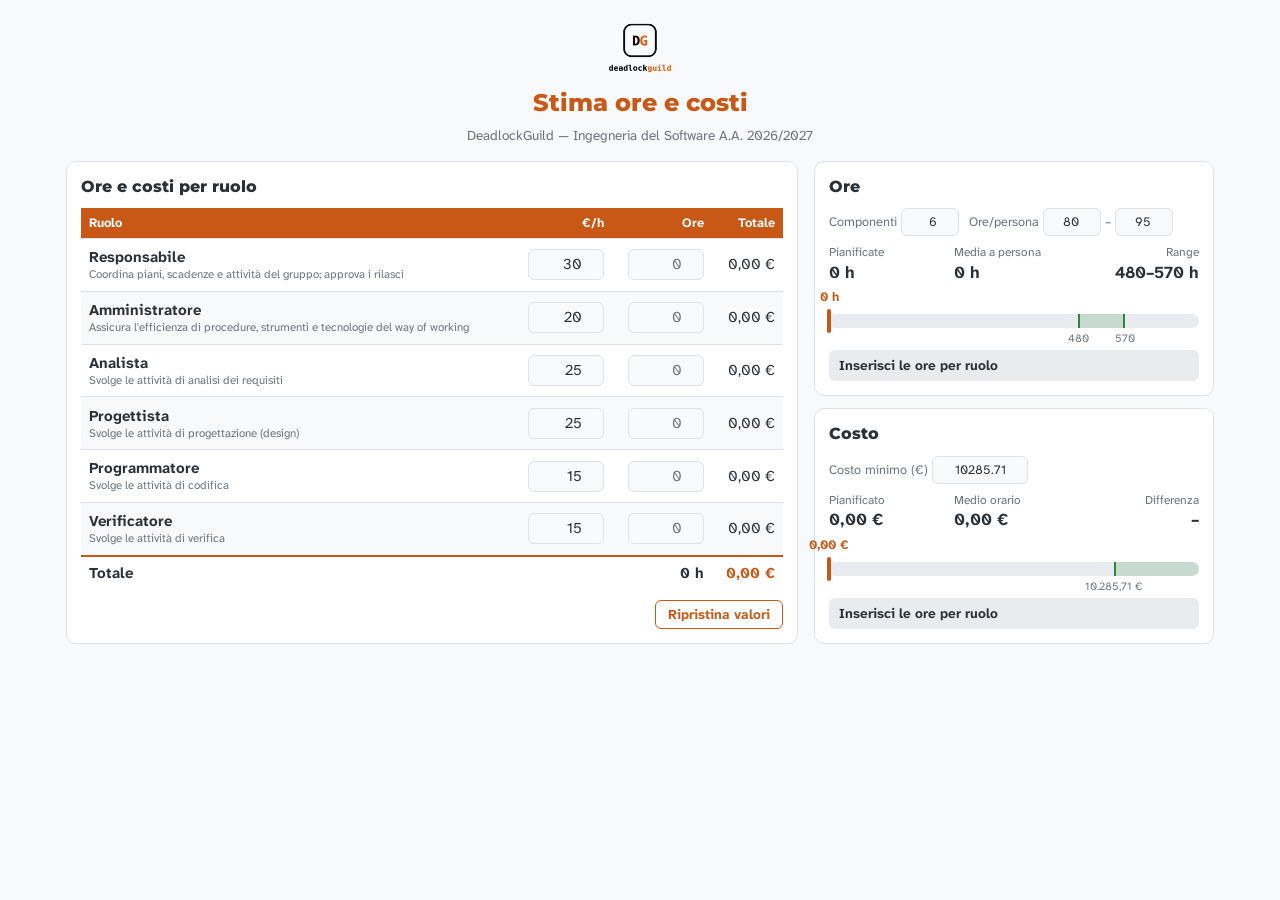
<file: Candidatura/stimaOreECosti/stima_ore.html>
<!DOCTYPE html>
<html lang="it">
<head>
<meta charset="UTF-8">
<meta name="viewport" content="width=device-width, initial-scale=1">
<title>Stima ore e costi</title>
<style>
  @font-face {
    font-family: "Atkinson Hyperlegible Next";
    src: url("../../assets/fonts/AtkinsonHyperlegibleNext-Regular.ttf") format("truetype");
    font-weight: 400;
  }
  @font-face {
    font-family: "Atkinson Hyperlegible Next";
    src: url("../../assets/fonts/AtkinsonHyperlegibleNext-Bold.ttf") format("truetype");
    font-weight: 700;
  }
  @font-face {
    font-family: "Montserrat";
    src: url("../../assets/fonts/Montserrat-ExtraBold.ttf") format("truetype");
    font-weight: 800;
  }

  :root {
    --bg-main: #f8f9fa;
    --bg-section: #ffffff;
    --bg-bar: #e9ecef;
    --border: #dee2e6;
    --text-main: #2b3035;
    --text-muted: #6c757d;
    --accent: #c85815;
    --accent-soft: rgba(200, 88, 21, 0.12);
    --ok: #2e8540;
    --ok-soft: rgba(46, 133, 64, 0.18);
    --warn: #b7791f;
    --ko: #c53030;
  }
  @media (prefers-color-scheme: dark) {
    :root {
      --bg-main: #16181b;
      --bg-section: #1f2226;
      --bg-bar: #2b2f34;
      --border: #3a3f45;
      --text-main: #e9ecef;
      --text-muted: #9aa1a8;
      --accent: #e8702b;
      --accent-soft: rgba(232, 112, 43, 0.16);
      --ok: #4caf68;
      --ok-soft: rgba(76, 175, 104, 0.22);
      --warn: #e0a43a;
      --ko: #ef5b5b;
    }
  }

  * { box-sizing: border-box; }

  body {
    margin: 0;
    font-family: "Atkinson Hyperlegible Next", "Atkinson Hyperlegible", system-ui, sans-serif;
    background: var(--bg-main);
    color: var(--text-main);
    line-height: 1.4;
    font-size: 15px;
  }

  main {
    max-width: 1180px;
    margin: 0 auto;
    padding: 16px 16px 32px;
  }

  /* Intestazione */
  header {
    display: flex;
    flex-direction: column;
    align-items: center;
    text-align: center;
    gap: 6px;
    margin-bottom: 16px;
  }
  header img {
    height: 64px;
    width: auto;
    border-radius: 10px;
  }
  @media (prefers-color-scheme: dark) {
    header img { background: #f8f9fa; }
  }
  h1 {
    font-family: "Montserrat", system-ui, sans-serif;
    font-weight: 800;
    color: var(--accent);
    font-size: 1.5rem;
    margin: 0;
  }
  .sottotitolo { color: var(--text-muted); margin: 0; font-size: 0.85rem; }

  h2 {
    font-family: "Montserrat", system-ui, sans-serif;
    font-weight: 800;
    font-size: 1rem;
    margin: 0 0 10px;
  }

  /* Layout a due colonne: ruoli a sinistra, indicatori a destra */
  .layout {
    display: grid;
    grid-template-columns: minmax(0, 1fr) minmax(320px, 400px);
    gap: 16px;
    align-items: stretch;
  }
  /* Il box dei ruoli si allunga fino all'altezza dei box a fianco */
  .box-ruoli {
    display: flex;
    flex-direction: column;
  }
  .box-ruoli .tabella-wrap { flex: 1 1 auto; }
  .box-ruoli table { height: 100%; }
  aside {
    position: sticky;
    top: 16px;
    display: flex;
    flex-direction: column;
    gap: 12px;
  }
  @media (max-width: 860px) {
    .layout { grid-template-columns: minmax(0, 1fr); }
    aside { position: static; order: -1; }
  }

  section {
    background: var(--bg-section);
    border: 1px solid var(--border);
    border-radius: 10px;
    padding: 14px;
  }

  input[type="number"] {
    font: inherit;
    color: var(--text-main);
    background: var(--bg-main);
    border: 1px solid var(--border);
    border-radius: 6px;
    padding: 4px 6px;
    width: 100%;
    min-width: 0;
    text-align: right;
  }
  input[type="number"]:focus {
    outline: 2px solid var(--accent);
    outline-offset: 1px;
  }

  /* Parametri compatti */
  .parametri {
    display: flex;
    flex-wrap: wrap;
    align-items: center;
    gap: 6px 10px;
    font-size: 0.8rem;
    color: var(--text-muted);
    margin-bottom: 8px;
  }
  .parametri label {
    display: inline-flex;
    align-items: center;
    gap: 4px;
  }
  .parametri input { width: 58px; }
  .parametri input.largo { width: 96px; }

  /* Valori sintetici */
  .valori {
    display: grid;
    grid-template-columns: repeat(3, 1fr);
    gap: 6px;
  }
  .valori div { font-size: 0.75rem; color: var(--text-muted); }
  .valori div:last-child { text-align: right; }
  .valori strong { display: block; font-size: 1.05rem; color: var(--text-main); }

  /* Indicatore */
  .barra {
    position: relative;
    height: 14px;
    background: var(--bg-bar);
    border-radius: 7px;
    margin: 30px 0 22px;
  }
  .barra .fascia {
    position: absolute;
    top: 0;
    bottom: 0;
    background: var(--ok-soft);
    border-left: 2px solid var(--ok);
    border-right: 2px solid var(--ok);
  }
  .barra .fascia.aperta {
    border-right: none;
    border-radius: 0 7px 7px 0;
  }
  .barra .riempimento {
    position: absolute;
    left: 0;
    top: 5px;
    height: 4px;
    border-radius: 2px;
    background: var(--accent);
    transition: width 0.25s ease, background 0.25s ease;
  }
  .barra .cursore {
    position: absolute;
    top: -5px;
    width: 4px;
    height: 24px;
    margin-left: -2px;
    border-radius: 2px;
    background: var(--accent);
    transition: left 0.25s ease, background 0.25s ease;
  }
  .barra .cursore span {
    position: absolute;
    bottom: 27px;
    left: 50%;
    transform: translateX(-50%);
    white-space: nowrap;
    font-weight: 700;
    font-size: 0.8rem;
    color: var(--accent);
  }
  .barra .tacca {
    position: absolute;
    top: 17px;
    transform: translateX(-50%);
    font-size: 0.7rem;
    color: var(--text-muted);
    white-space: nowrap;
  }

  .stato {
    padding: 6px 10px;
    border-radius: 6px;
    font-weight: 700;
    font-size: 0.85rem;
    background: var(--bg-bar);
  }
  .stato.dentro { background: var(--ok-soft); color: var(--ok); }
  .stato.sotto { background: var(--accent-soft); color: var(--warn); }
  .stato.sopra { background: rgba(197, 48, 48, 0.14); color: var(--ko); }

  /* Tabella ruoli */
  .tabella-wrap { overflow-x: auto; }
  table {
    width: 100%;
    border-collapse: collapse;
  }
  th, td {
    padding: 6px 8px;
    border-bottom: 1px solid var(--border);
    text-align: left;
    vertical-align: middle;
  }
  th {
    background: var(--accent);
    color: #fff;
    font-weight: 700;
    font-size: 0.8rem;
  }
  th.num, td.num { text-align: right; }
  tbody tr:nth-child(even) { background: var(--bg-main); }
  td .ruolo { font-weight: 700; }
  td .descrizione { font-size: 0.72rem; color: var(--text-muted); line-height: 1.25; }
  td input[type="number"] { width: 76px; margin-left: auto; display: block; }
  td.totale { white-space: nowrap; }
  tfoot td {
    font-weight: 700;
    border-top: 2px solid var(--accent);
    border-bottom: none;
  }
  .totale-generale { color: var(--accent); }
  @media (max-width: 480px) {
    table { font-size: 13px; }
    th, td { padding: 6px 3px; }
    td input[type="number"] { width: 56px; padding: 4px; }
    td:nth-child(2) input[type="number"] { width: 46px; }
  }

  .azioni { margin-top: 10px; text-align: right; }
  button {
    font: inherit;
    font-size: 0.85rem;
    font-weight: 700;
    background: transparent;
    color: var(--accent);
    border: 1px solid var(--accent);
    border-radius: 6px;
    padding: 4px 12px;
    cursor: pointer;
  }
  button:hover { background: var(--accent-soft); }
</style>
</head>
<body>
<main>
  <header>
    <img src="[data-uri]" alt="Logo DeadlockGuild">
    <h1>Stima ore e costi</h1>
    <p class="sottotitolo">DeadlockGuild &mdash; Ingegneria del Software A.A. 2026/2027</p>
  </header>

  <div class="layout">
    <section class="box-ruoli">
      <h2>Ore e costi per ruolo</h2>
      <div class="tabella-wrap">
        <table>
          <thead>
            <tr>
              <th>Ruolo</th>
              <th class="num">€/h</th>
              <th class="num">Ore</th>
              <th class="num">Totale</th>
            </tr>
          </thead>
          <tbody id="ruoli"></tbody>
          <tfoot>
            <tr>
              <td>Totale</td>
              <td></td>
              <td class="num" id="footOre">0 h</td>
              <td class="num totale-generale" id="footCosto">0,00 €</td>
            </tr>
          </tfoot>
        </table>
      </div>
      <div class="azioni">
        <button type="button" id="reset">Ripristina valori</button>
      </div>
    </section>

    <aside>
      <section>
        <h2>Ore</h2>
        <div class="parametri">
          <label>Componenti <input type="number" id="componenti" min="1" step="1" value="6"></label>
          <label>Ore/persona
            <input type="number" id="oreMin" min="0" step="1" value="80" aria-label="Ore minime a persona">
            &ndash;
            <input type="number" id="oreMax" min="0" step="1" value="95" aria-label="Ore massime a persona">
          </label>
        </div>
        <div class="valori">
          <div>Pianificate<strong id="totOre">0 h</strong></div>
          <div>Media a persona<strong id="mediaPersona">0 h</strong></div>
          <div>Range<strong id="totRange">480&ndash;570 h</strong></div>
        </div>
        <div class="barra">
          <div class="fascia" id="fascia"></div>
          <div class="riempimento" id="riempimento"></div>
          <div class="cursore" id="cursore"><span id="cursoreValore">0 h</span></div>
          <div class="tacca" id="taccaMin"></div>
          <div class="tacca" id="taccaMax"></div>
        </div>
        <div class="stato" id="stato">Inserisci le ore per ruolo</div>
      </section>

      <section>
        <h2>Costo</h2>
        <div class="parametri">
          <label>Costo minimo (€) <input type="number" class="largo" id="costoMin" min="0" step="0.01" value="10285.71"></label>
        </div>
        <div class="valori">
          <div>Pianificato<strong id="cTot">0,00 €</strong></div>
          <div>Medio orario<strong id="cMedia">0,00 €</strong></div>
          <div>Differenza<strong id="cDiff">&ndash;</strong></div>
        </div>
        <div class="barra">
          <div class="fascia aperta" id="cFascia"></div>
          <div class="riempimento" id="cRiempimento"></div>
          <div class="cursore" id="cCursore"><span id="cCursoreValore">0 €</span></div>
          <div class="tacca" id="cTaccaMin"></div>
        </div>
        <div class="stato" id="cStato">Inserisci le ore per ruolo</div>
      </section>
    </aside>
  </div>
</main>

<script>
  const RUOLI = [
    { id: "responsabile", nome: "Responsabile", costo: 30,
      descrizione: "Coordina piani, scadenze e attività del gruppo; approva i rilasci" },
    { id: "amministratore", nome: "Amministratore", costo: 20,
      descrizione: "Assicura l'efficienza di procedure, strumenti e tecnologie del way of working" },
    { id: "analista", nome: "Analista", costo: 25,
      descrizione: "Svolge le attività di analisi dei requisiti" },
    { id: "progettista", nome: "Progettista", costo: 25,
      descrizione: "Svolge le attività di progettazione (design)" },
    { id: "programmatore", nome: "Programmatore", costo: 15,
      descrizione: "Svolge le attività di codifica" },
    { id: "verificatore", nome: "Verificatore", costo: 15,
      descrizione: "Svolge le attività di verifica" },
  ];

  const CHIAVE_STORAGE = "deadlockguild-stima-ore";
  const euro = new Intl.NumberFormat("it-IT", { style: "currency", currency: "EUR", useGrouping: "always" });
  const numero = new Intl.NumberFormat("it-IT", { maximumFractionDigits: 1, useGrouping: "always" });
  const $ = (id) => document.getElementById(id);

  function valore(input) {
    const n = parseFloat(input.value);
    return Number.isFinite(n) && n > 0 ? n : 0;
  }

  // Costruzione righe della tabella
  const tbody = $("ruoli");
  for (const r of RUOLI) {
    const tr = document.createElement("tr");
    tr.innerHTML = `
      <td><div class="ruolo">${r.nome}</div><div class="descrizione">${r.descrizione}</div></td>
      <td class="num"><input type="number" id="costo-${r.id}" min="0" step="0.5" value="${r.costo}" aria-label="Costo orario ${r.nome}"></td>
      <td class="num"><input type="number" id="ore-${r.id}" min="0" step="1" placeholder="0" aria-label="Ore ${r.nome}"></td>
      <td class="num totale" id="totale-${r.id}">${euro.format(0)}</td>`;
    tbody.appendChild(tr);
  }

  // Posiziona fascia, cursore e tacche di un indicatore; restituisce il colore usato
  function disegnaBarra(ids, valoreAttuale, minimo, massimo, fondoScala, testo, colore) {
    const pct = (v) => (v / fondoScala) * 100;
    const fineFascia = massimo === null ? 100 : pct(massimo);
    $(ids.fascia).style.left = pct(minimo) + "%";
    $(ids.fascia).style.width = (fineFascia - pct(minimo)) + "%";
    $(ids.riempimento).style.width = pct(valoreAttuale) + "%";
    $(ids.cursore).style.left = pct(valoreAttuale) + "%";
    $(ids.cursoreValore).textContent = testo;
    $(ids.cursore).style.background = colore;
    $(ids.riempimento).style.background = colore;
    $(ids.cursoreValore).style.color = colore;
  }

  function impostaStato(id, classe, testo) {
    $(id).className = "stato" + (classe ? " " + classe : "");
    $(id).textContent = testo;
  }

  function aggiorna() {
    let oreTotali = 0;
    let costoTotale = 0;
    for (const r of RUOLI) {
      const ore = valore($("ore-" + r.id));
      const costo = valore($("costo-" + r.id));
      oreTotali += ore;
      costoTotale += ore * costo;
      $("totale-" + r.id).textContent = euro.format(ore * costo);
    }
    $("footOre").textContent = numero.format(oreTotali) + " h";
    $("footCosto").textContent = euro.format(costoTotale);

    aggiornaOre(oreTotali);
    aggiornaCosto(costoTotale, oreTotali);
    salva();
  }

  function aggiornaOre(oreTotali) {
    const componenti = Math.max(1, Math.round(valore($("componenti"))) || 1);
    let minimo = valore($("oreMin")) * componenti;
    let massimo = valore($("oreMax")) * componenti;
    if (minimo > massimo) [minimo, massimo] = [massimo, minimo];

    $("totOre").textContent = numero.format(oreTotali) + " h";
    $("mediaPersona").textContent = numero.format(oreTotali / componenti) + " h";
    $("totRange").textContent = `${numero.format(minimo)}–${numero.format(massimo)} h`;

    const fondoScala = Math.max(massimo * 1.25, oreTotali * 1.05, 1);
    $("taccaMin").style.left = (minimo / fondoScala) * 100 + "%";
    $("taccaMin").textContent = numero.format(minimo);
    $("taccaMax").style.left = (massimo / fondoScala) * 100 + "%";
    $("taccaMax").textContent = numero.format(massimo);

    let colore;
    if (oreTotali === 0) {
      impostaStato("stato", "", "Inserisci le ore per ruolo");
      colore = "var(--accent)";
    } else if (oreTotali < minimo) {
      impostaStato("stato", "sotto", `Sotto il range: mancano ${numero.format(minimo - oreTotali)} h`);
      colore = "var(--warn)";
    } else if (oreTotali > massimo) {
      impostaStato("stato", "sopra", `Fuori range: ${numero.format(oreTotali - massimo)} h oltre il massimo`);
      colore = "var(--ko)";
    } else {
      impostaStato("stato", "dentro", `Dentro il range: margine di ${numero.format(massimo - oreTotali)} h`);
      colore = "var(--ok)";
    }
    disegnaBarra(
      { fascia: "fascia", riempimento: "riempimento", cursore: "cursore", cursoreValore: "cursoreValore" },
      oreTotali, minimo, massimo, fondoScala, numero.format(oreTotali) + " h", colore
    );
  }

  // Indicatore del costo: un solo valore minimo, la zona valida è da lì in su
  function aggiornaCosto(costoTotale, oreTotali) {
    const minimo = valore($("costoMin"));
    const diff = costoTotale - minimo;
    $("cTot").textContent = euro.format(costoTotale);
    $("cMedia").textContent = euro.format(oreTotali > 0 ? costoTotale / oreTotali : 0);

    const fondoScala = Math.max(minimo * 1.3, costoTotale * 1.05, 1);
    $("cTaccaMin").style.left = (minimo / fondoScala) * 100 + "%";
    $("cTaccaMin").textContent = euro.format(minimo);

    let colore;
    if (costoTotale === 0) {
      impostaStato("cStato", "", "Inserisci le ore per ruolo");
      $("cDiff").textContent = "–";
      colore = "var(--accent)";
    } else if (diff < 0) {
      impostaStato("cStato", "sotto", `Sotto il minimo: mancano ${euro.format(-diff)}`);
      $("cDiff").textContent = "−" + euro.format(-diff);
      colore = "var(--warn)";
    } else {
      impostaStato("cStato", "dentro", `Minimo raggiunto: ${euro.format(diff)} sopra`);
      $("cDiff").textContent = "+" + euro.format(diff);
      colore = "var(--ok)";
    }
    disegnaBarra(
      { fascia: "cFascia", riempimento: "cRiempimento", cursore: "cCursore", cursoreValore: "cCursoreValore" },
      costoTotale, minimo, null, fondoScala, euro.format(costoTotale), colore
    );
  }

  function campi() {
    return [...document.querySelectorAll("input[type=number]")];
  }

  function salva() {
    try {
      const dati = {};
      for (const input of campi()) dati[input.id] = input.value;
      localStorage.setItem(CHIAVE_STORAGE, JSON.stringify(dati));
    } catch (e) { /* storage non disponibile */ }
  }

  function carica() {
    try {
      const dati = JSON.parse(localStorage.getItem(CHIAVE_STORAGE) || "{}");
      for (const input of campi()) {
        if (typeof dati[input.id] === "string") input.value = dati[input.id];
      }
    } catch (e) { /* storage non disponibile */ }
  }

  $("reset").addEventListener("click", () => {
    $("componenti").value = 6;
    $("oreMin").value = 80;
    $("oreMax").value = 95;
    $("costoMin").value = 10285.71;
    for (const r of RUOLI) {
      $("costo-" + r.id).value = r.costo;
      $("ore-" + r.id).value = "";
    }
    aggiorna();
  });

  document.addEventListener("input", (e) => {
    if (e.target.matches("input[type=number]")) aggiorna();
  });

  carica();
  aggiorna();
</script>
</body>
</html>
</file>
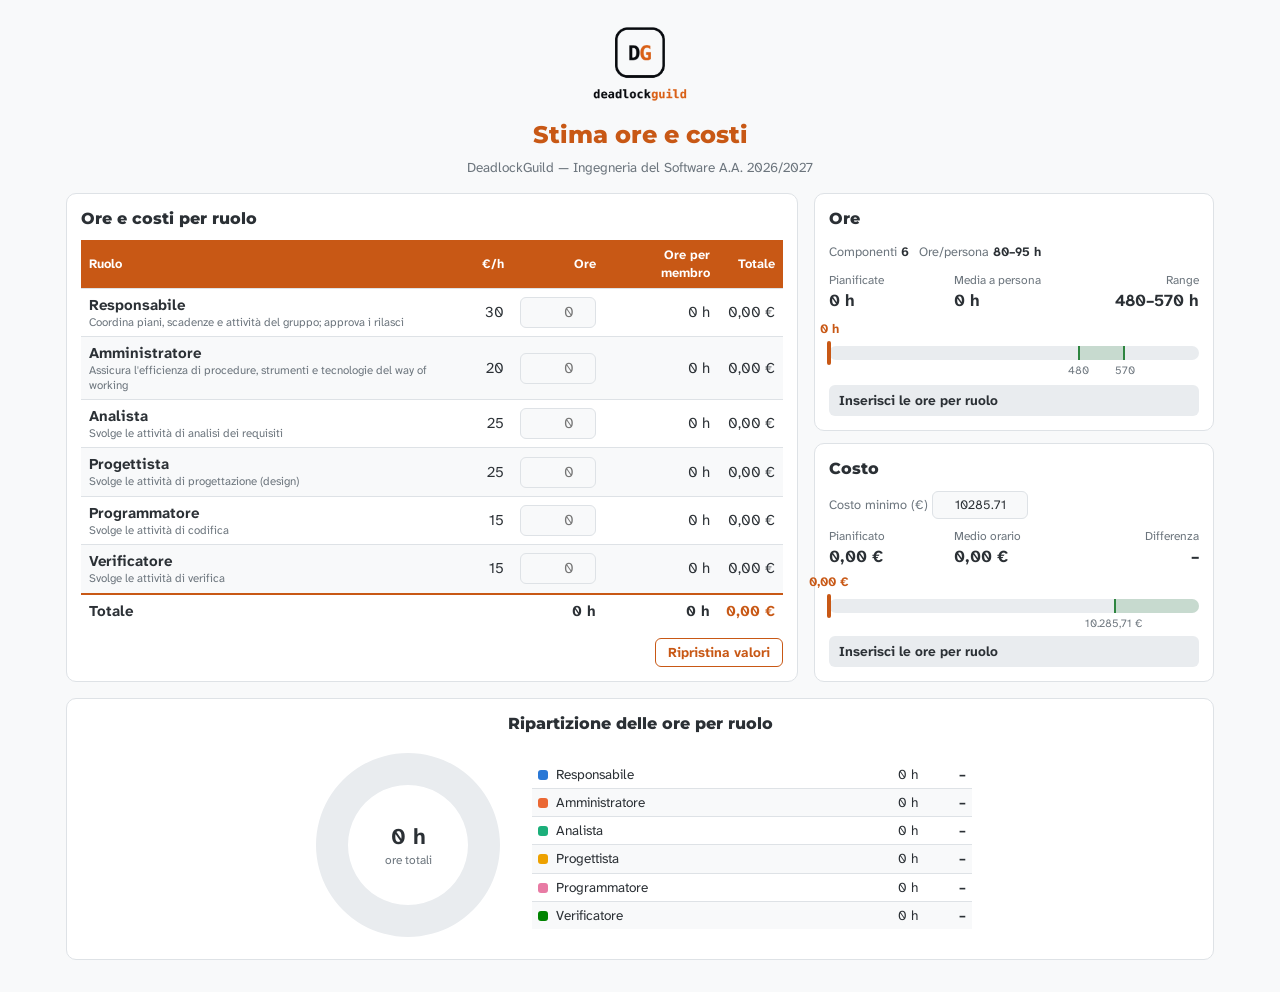
<file: Candidatura/toolStimaOreECosti/stima_ore.html>
<!DOCTYPE html>
<html lang="it">
<head>
<meta charset="UTF-8">
<meta name="viewport" content="width=device-width, initial-scale=1">
<title>Stima ore e costi</title>
<style>
  @font-face {
    font-family: "Atkinson Hyperlegible Next";
    src: url("../../assets/fonts/AtkinsonHyperlegibleNext-Regular.ttf") format("truetype");
    font-weight: 400;
  }
  @font-face {
    font-family: "Atkinson Hyperlegible Next";
    src: url("../../assets/fonts/AtkinsonHyperlegibleNext-Bold.ttf") format("truetype");
    font-weight: 700;
  }
  @font-face {
    font-family: "Montserrat";
    src: url("../../assets/fonts/Montserrat-ExtraBold.ttf") format("truetype");
    font-weight: 800;
  }

  :root {
    --bg-main: #f8f9fa;
    --bg-section: #ffffff;
    --bg-bar: #e9ecef;
    --border: #dee2e6;
    --text-main: #2b3035;
    --text-muted: #6c757d;
    --accent: #c85815;
    --accent-soft: rgba(200, 88, 21, 0.12);
    --ok: #2e8540;
    --ok-soft: rgba(46, 133, 64, 0.18);
    --warn: #b7791f;
    --ko: #c53030;
  }
  @media (prefers-color-scheme: dark) {
    :root {
      --bg-main: #16181b;
      --bg-section: #1f2226;
      --bg-bar: #2b2f34;
      --border: #3a3f45;
      --text-main: #e9ecef;
      --text-muted: #9aa1a8;
      --accent: #e8702b;
      --accent-soft: rgba(232, 112, 43, 0.16);
      --ok: #4caf68;
      --ok-soft: rgba(76, 175, 104, 0.22);
      --warn: #e0a43a;
      --ko: #ef5b5b;
    }
  }

  * { box-sizing: border-box; }

  body {
    margin: 0;
    font-family: "Atkinson Hyperlegible Next", "Atkinson Hyperlegible", system-ui, sans-serif;
    background: var(--bg-main);
    color: var(--text-main);
    line-height: 1.4;
    font-size: 15px;
  }

  main {
    max-width: 1180px;
    margin: 0 auto;
    padding: 16px 16px 32px;
  }

  /* Intestazione */
  header {
    display: flex;
    flex-direction: column;
    align-items: center;
    text-align: center;
    gap: 6px;
    margin-bottom: 16px;
  }
  header img {
    height: 96px;
    width: auto;
    border-radius: 10px;
  }
  @media (prefers-color-scheme: dark) {
    header img { background: #f8f9fa; }
  }
  h1 {
    font-family: "Montserrat", system-ui, sans-serif;
    font-weight: 800;
    color: var(--accent);
    font-size: 1.5rem;
    margin: 0;
  }
  .sottotitolo { color: var(--text-muted); margin: 0; font-size: 0.85rem; }

  h2 {
    font-family: "Montserrat", system-ui, sans-serif;
    font-weight: 800;
    font-size: 1rem;
    margin: 0 0 10px;
  }

  /* Layout a due colonne: ruoli a sinistra, indicatori a destra */
  .layout {
    display: grid;
    grid-template-columns: minmax(0, 1fr) minmax(320px, 400px);
    gap: 16px;
    align-items: stretch;
  }
  /* Il box dei ruoli si allunga fino all'altezza dei box a fianco */
  .box-ruoli {
    display: flex;
    flex-direction: column;
  }
  .box-ruoli .tabella-wrap { flex: 1 1 auto; }
  .box-ruoli table { height: 100%; }
  /* I box a destra si allungano fino all'altezza del box dei ruoli */
  aside {
    display: flex;
    flex-direction: column;
    gap: 12px;
  }
  aside > section {
    flex: 1 1 0;
    display: flex;
    flex-direction: column;
    justify-content: space-between;
  }
  @media (max-width: 860px) {
    .layout { grid-template-columns: minmax(0, 1fr); }
    aside { order: -1; }
  }

  section {
    background: var(--bg-section);
    border: 1px solid var(--border);
    border-radius: 10px;
    padding: 14px;
  }

  input[type="number"] {
    font: inherit;
    color: var(--text-main);
    background: var(--bg-main);
    border: 1px solid var(--border);
    border-radius: 6px;
    padding: 4px 6px;
    width: 100%;
    min-width: 0;
    text-align: right;
  }
  input[type="number"]:focus {
    outline: 2px solid var(--accent);
    outline-offset: 1px;
  }

  /* Parametri compatti */
  .parametri {
    display: flex;
    flex-wrap: wrap;
    align-items: center;
    gap: 6px 10px;
    font-size: 0.8rem;
    color: var(--text-muted);
    margin-bottom: 8px;
  }
  .parametri label {
    display: inline-flex;
    align-items: center;
    gap: 4px;
  }
  .parametri input { width: 58px; }
  .fisso { color: var(--text-main); }
  .parametri input.largo { width: 96px; }

  /* Valori sintetici */
  .valori {
    display: grid;
    grid-template-columns: repeat(3, 1fr);
    gap: 6px;
  }
  .valori div { font-size: 0.75rem; color: var(--text-muted); }
  .valori div:last-child { text-align: right; }
  .valori strong { display: block; font-size: 1.05rem; color: var(--text-main); }

  /* Indicatore */
  .barra {
    position: relative;
    height: 14px;
    background: var(--bg-bar);
    border-radius: 7px;
    margin: 30px 0 22px;
  }
  .barra .fascia {
    position: absolute;
    top: 0;
    bottom: 0;
    background: var(--ok-soft);
    border-left: 2px solid var(--ok);
    border-right: 2px solid var(--ok);
  }
  .barra .fascia.aperta {
    border-right: none;
    border-radius: 0 7px 7px 0;
  }
  .barra .riempimento {
    position: absolute;
    left: 0;
    top: 5px;
    height: 4px;
    border-radius: 2px;
    background: var(--accent);
    transition: width 0.25s ease, background 0.25s ease;
  }
  .barra .cursore {
    position: absolute;
    top: -5px;
    width: 4px;
    height: 24px;
    margin-left: -2px;
    border-radius: 2px;
    background: var(--accent);
    transition: left 0.25s ease, background 0.25s ease;
  }
  .barra .cursore span {
    position: absolute;
    bottom: 27px;
    left: 50%;
    transform: translateX(-50%);
    white-space: nowrap;
    font-weight: 700;
    font-size: 0.8rem;
    color: var(--accent);
  }
  .barra .tacca {
    position: absolute;
    top: 17px;
    transform: translateX(-50%);
    font-size: 0.7rem;
    color: var(--text-muted);
    white-space: nowrap;
  }

  .stato {
    padding: 6px 10px;
    border-radius: 6px;
    font-weight: 700;
    font-size: 0.85rem;
    background: var(--bg-bar);
  }
  .stato.dentro { background: var(--ok-soft); color: var(--ok); }
  .stato.sotto { background: var(--accent-soft); color: var(--warn); }
  .stato.sopra { background: rgba(197, 48, 48, 0.14); color: var(--ko); }

  /* Tabella ruoli */
  .tabella-wrap { overflow-x: auto; }
  table {
    width: 100%;
    border-collapse: collapse;
  }
  th, td {
    padding: 6px 8px;
    border-bottom: 1px solid var(--border);
    text-align: left;
    vertical-align: middle;
  }
  th {
    background: var(--accent);
    color: #fff;
    font-weight: 700;
    font-size: 0.8rem;
  }
  th.num, td.num { text-align: right; }
  tbody tr:nth-child(even) { background: var(--bg-main); }
  td .ruolo { font-weight: 700; }
  td .descrizione { font-size: 0.72rem; color: var(--text-muted); line-height: 1.25; }
  td input[type="number"] { width: 76px; margin-left: auto; display: block; }
  td.totale { white-space: nowrap; }
  tfoot td {
    font-weight: 700;
    border-top: 2px solid var(--accent);
    border-bottom: none;
  }
  .totale-generale { color: var(--accent); }
  @media (max-width: 480px) {
    table { font-size: 13px; }
    th, td { padding: 6px 3px; }
    td input[type="number"] { width: 56px; padding: 4px; }
    td:nth-child(2) input[type="number"] { width: 46px; }
  }

  /* Grafico a torta: ripartizione delle ore per ruolo */
  .torta-box {
    margin-top: 16px;
    --serie-1: #2a78d6;
    --serie-2: #eb6834;
    --serie-3: #1baf7a;
    --serie-4: #eda100;
    --serie-5: #e87ba4;
    --serie-6: #008300;
    --vuoto: #e9ecef;
  }
  @media (prefers-color-scheme: dark) {
    .torta-box {
      --serie-1: #3987e5;
      --serie-2: #d95926;
      --serie-3: #199e70;
      --serie-4: #c98500;
      --serie-5: #d55181;
      --serie-6: #008300;
      --vuoto: #2b2f34;
    }
  }
  .torta-box h2 { text-align: center; }
  .torta {
    display: grid;
    grid-template-columns: 200px minmax(0, 440px);
    gap: 24px;
    align-items: center;
    justify-content: center;
  }
  @media (max-width: 560px) {
    .torta { grid-template-columns: minmax(0, 1fr); justify-items: center; }
  }
  .torta-grafico { position: relative; width: 200px; height: 200px; }
  .torta-grafico svg { display: block; width: 100%; height: 100%; }
  .torta-grafico path {
    stroke: var(--bg-section);
    stroke-width: 2;
    transition: opacity 0.15s ease;
  }
  .torta-grafico.evidenzia path { opacity: 0.35; }
  .torta-grafico.evidenzia path.attiva { opacity: 1; }
  .torta-centro {
    position: absolute;
    inset: 0;
    display: flex;
    flex-direction: column;
    align-items: center;
    justify-content: center;
    pointer-events: none;
  }
  .torta-centro strong { font-size: 1.4rem; }
  .torta-centro span { font-size: 0.75rem; color: var(--text-muted); }
  .tooltip {
    position: absolute;
    pointer-events: none;
    background: var(--bg-section);
    border: 1px solid var(--border);
    border-radius: 6px;
    box-shadow: 0 2px 8px rgba(0, 0, 0, 0.12);
    padding: 6px 8px;
    font-size: 0.8rem;
    white-space: nowrap;
    transform: translate(-50%, calc(-100% - 10px));
    z-index: 2;
  }
  .tooltip[hidden] { display: none; }
  .legenda { width: 100%; max-width: 440px; border-collapse: collapse; font-variant-numeric: tabular-nums; }
  .legenda td {
    padding: 4px 6px;
    border-bottom: 1px solid var(--border);
    font-size: 0.85rem;
  }
  .legenda tr:last-child td { border-bottom: none; }
  .legenda tr.attiva td { background: var(--bg-main); }
  .legenda .colore {
    display: inline-block;
    width: 10px;
    height: 10px;
    border-radius: 3px;
    margin-right: 8px;
    vertical-align: -1px;
  }
  .legenda .percentuale { font-weight: 700; }

  .azioni { margin-top: 10px; text-align: right; }
  button {
    font: inherit;
    font-size: 0.85rem;
    font-weight: 700;
    background: transparent;
    color: var(--accent);
    border: 1px solid var(--accent);
    border-radius: 6px;
    padding: 4px 12px;
    cursor: pointer;
  }
  button:hover { background: var(--accent-soft); }
</style>
</head>
<body>
<main>
  <header>
    <img src="../../assets/logo_nobg.png" alt="Logo DeadlockGuild">
    <h1>Stima ore e costi</h1>
    <p class="sottotitolo">DeadlockGuild &mdash; Ingegneria del Software A.A. 2026/2027</p>
  </header>

  <div class="layout">
    <section class="box-ruoli">
      <h2>Ore e costi per ruolo</h2>
      <div class="tabella-wrap">
        <table>
          <thead>
            <tr>
              <th>Ruolo</th>
              <th class="num">€/h</th>
              <th class="num">Ore</th>
              <th class="num">Ore per membro</th>
              <th class="num">Totale</th>
            </tr>
          </thead>
          <tbody id="ruoli"></tbody>
          <tfoot>
            <tr>
              <td>Totale</td>
              <td></td>
              <td class="num" id="footOre">0 h</td>
              <td class="num" id="footOreMembro">0 h</td>
              <td class="num totale-generale" id="footCosto">0,00 €</td>
            </tr>
          </tfoot>
        </table>
      </div>
      <div class="azioni">
        <button type="button" id="reset">Ripristina valori</button>
      </div>
    </section>

    <aside>
      <section>
        <h2>Ore</h2>
        <div class="parametri">
          <span>Componenti <strong class="fisso" id="componenti"></strong></span>
          <span>Ore/persona <strong class="fisso" id="orePersona"></strong></span>
        </div>
        <div class="valori">
          <div>Pianificate<strong id="totOre">0 h</strong></div>
          <div>Media a persona<strong id="mediaPersona">0 h</strong></div>
          <div>Range<strong id="totRange">480&ndash;570 h</strong></div>
        </div>
        <div class="barra">
          <div class="fascia" id="fascia"></div>
          <div class="riempimento" id="riempimento"></div>
          <div class="cursore" id="cursore"><span id="cursoreValore">0 h</span></div>
          <div class="tacca" id="taccaMin"></div>
          <div class="tacca" id="taccaMax"></div>
        </div>
        <div class="stato" id="stato">Inserisci le ore per ruolo</div>
      </section>

      <section>
        <h2>Costo</h2>
        <div class="parametri">
          <label>Costo minimo (€) <input type="number" class="largo" id="costoMin" min="0" step="0.01" value="10285.71"></label>
        </div>
        <div class="valori">
          <div>Pianificato<strong id="cTot">0,00 €</strong></div>
          <div>Medio orario<strong id="cMedia">0,00 €</strong></div>
          <div>Differenza<strong id="cDiff">&ndash;</strong></div>
        </div>
        <div class="barra">
          <div class="fascia aperta" id="cFascia"></div>
          <div class="riempimento" id="cRiempimento"></div>
          <div class="cursore" id="cCursore"><span id="cCursoreValore">0 €</span></div>
          <div class="tacca" id="cTaccaMin"></div>
        </div>
        <div class="stato" id="cStato">Inserisci le ore per ruolo</div>
      </section>
    </aside>
  </div>

  <section class="torta-box">
    <h2>Ripartizione delle ore per ruolo</h2>
    <div class="torta">
      <div class="torta-grafico" id="torta">
        <svg viewBox="0 0 200 200" role="img" aria-label="Percentuale di ore per ruolo sul totale">
          <g id="torta-fette"></g>
        </svg>
        <div class="torta-centro"><strong id="tortaTotale">0 h</strong><span>ore totali</span></div>
        <div class="tooltip" id="tortaTooltip" hidden></div>
      </div>
      <table class="legenda">
        <tbody id="legenda"></tbody>
      </table>
    </div>
  </section>
</main>

<script>
  const RUOLI = [
    { id: "responsabile", nome: "Responsabile", costo: 30,
      descrizione: "Coordina piani, scadenze e attività del gruppo; approva i rilasci" },
    { id: "amministratore", nome: "Amministratore", costo: 20,
      descrizione: "Assicura l'efficienza di procedure, strumenti e tecnologie del way of working" },
    { id: "analista", nome: "Analista", costo: 25,
      descrizione: "Svolge le attività di analisi dei requisiti" },
    { id: "progettista", nome: "Progettista", costo: 25,
      descrizione: "Svolge le attività di progettazione (design)" },
    { id: "programmatore", nome: "Programmatore", costo: 15,
      descrizione: "Svolge le attività di codifica" },
    { id: "verificatore", nome: "Verificatore", costo: 15,
      descrizione: "Svolge le attività di verifica" },
  ];

  // Parametri fissi del progetto (non modificabili dalla pagina)
  const COMPONENTI = 6;
  const ORE_MIN_PERSONA = 80;
  const ORE_MAX_PERSONA = 95;

  const CHIAVE_STORAGE = "deadlockguild-stima-ore";
  const euro = new Intl.NumberFormat("it-IT", { style: "currency", currency: "EUR", useGrouping: "always" });
  const numero = new Intl.NumberFormat("it-IT", { maximumFractionDigits: 1, useGrouping: "always" });
  const $ = (id) => document.getElementById(id);

  function valore(input) {
    const n = parseFloat(input.value);
    return Number.isFinite(n) && n > 0 ? n : 0;
  }

  $("componenti").textContent = COMPONENTI;
  $("orePersona").textContent = `${ORE_MIN_PERSONA}–${ORE_MAX_PERSONA} h`;

  // Costruzione righe della tabella
  const tbody = $("ruoli");
  for (const r of RUOLI) {
    const tr = document.createElement("tr");
    tr.innerHTML = `
      <td><div class="ruolo">${r.nome}</div><div class="descrizione">${r.descrizione}</div></td>
      <td class="num">${r.costo}</td>
      <td class="num"><input type="number" id="ore-${r.id}" min="0" step="1" placeholder="0" aria-label="Ore ${r.nome}"></td>
      <td class="num" id="membro-${r.id}">0 h</td>
      <td class="num totale" id="totale-${r.id}">${euro.format(0)}</td>`;
    tbody.appendChild(tr);
  }

  // Posiziona fascia, cursore e tacche di un indicatore; restituisce il colore usato
  function disegnaBarra(ids, valoreAttuale, minimo, massimo, fondoScala, testo, colore) {
    const pct = (v) => (v / fondoScala) * 100;
    const fineFascia = massimo === null ? 100 : pct(massimo);
    $(ids.fascia).style.left = pct(minimo) + "%";
    $(ids.fascia).style.width = (fineFascia - pct(minimo)) + "%";
    $(ids.riempimento).style.width = pct(valoreAttuale) + "%";
    $(ids.cursore).style.left = pct(valoreAttuale) + "%";
    $(ids.cursoreValore).textContent = testo;
    $(ids.cursore).style.background = colore;
    $(ids.riempimento).style.background = colore;
    $(ids.cursoreValore).style.color = colore;
  }

  function impostaStato(id, classe, testo) {
    $(id).className = "stato" + (classe ? " " + classe : "");
    $(id).textContent = testo;
  }

  function aggiorna() {
    let oreTotali = 0;
    let costoTotale = 0;
    for (const r of RUOLI) {
      const ore = valore($("ore-" + r.id));
      const costo = r.costo;
      oreTotali += ore;
      costoTotale += ore * costo;
      $("membro-" + r.id).textContent = numero.format(ore / COMPONENTI) + " h";
      $("totale-" + r.id).textContent = euro.format(ore * costo);
    }
    $("footOre").textContent = numero.format(oreTotali) + " h";
    $("footOreMembro").textContent = numero.format(oreTotali / COMPONENTI) + " h";
    $("footCosto").textContent = euro.format(costoTotale);

    aggiornaOre(oreTotali);
    aggiornaCosto(costoTotale, oreTotali);
    aggiornaTorta(oreTotali);
    salva();
  }

  // Grafico a torta: una fetta per ruolo, colori fissi nell'ordine dei ruoli
  const percentuale = new Intl.NumberFormat("it-IT", { style: "percent", maximumFractionDigits: 1 });
  const legenda = $("legenda");
  for (const [i, r] of RUOLI.entries()) {
    const tr = document.createElement("tr");
    tr.dataset.ruolo = r.id;
    tr.innerHTML = `
      <td><span class="colore" style="background: var(--serie-${i + 1})"></span>${r.nome}</td>
      <td class="num" id="leg-ore-${r.id}">0 h</td>
      <td class="num percentuale" id="leg-pct-${r.id}">–</td>`;
    legenda.appendChild(tr);
  }

  function puntoSuCerchio(raggio, angolo) {
    return [100 + raggio * Math.sin(angolo), 100 - raggio * Math.cos(angolo)];
  }

  // Percorso di una fetta di ciambella tra due angoli (in radianti, 0 = ore 12)
  function fetta(inizio, fine, rEsterno = 92, rInterno = 60) {
    if (fine - inizio >= 2 * Math.PI - 1e-6) fine = inizio + 2 * Math.PI - 1e-4;
    const grande = fine - inizio > Math.PI ? 1 : 0;
    const [x1, y1] = puntoSuCerchio(rEsterno, inizio);
    const [x2, y2] = puntoSuCerchio(rEsterno, fine);
    const [x3, y3] = puntoSuCerchio(rInterno, fine);
    const [x4, y4] = puntoSuCerchio(rInterno, inizio);
    return `M${x1} ${y1} A${rEsterno} ${rEsterno} 0 ${grande} 1 ${x2} ${y2} ` +
           `L${x3} ${y3} A${rInterno} ${rInterno} 0 ${grande} 0 ${x4} ${y4} Z`;
  }

  function aggiornaTorta(oreTotali) {
    const gruppo = $("torta-fette");
    gruppo.innerHTML = "";
    $("tortaTooltip").hidden = true;
    evidenziaRuolo(null);
    $("tortaTotale").textContent = numero.format(oreTotali) + " h";

    if (oreTotali === 0) {
      const vuoto = document.createElementNS("http://www.w3.org/2000/svg", "path");
      vuoto.setAttribute("d", fetta(0, 2 * Math.PI));
      vuoto.setAttribute("fill", "var(--vuoto)");
      vuoto.style.stroke = "none";
      gruppo.appendChild(vuoto);
    }

    let angolo = 0;
    for (const [i, r] of RUOLI.entries()) {
      const ore = valore($("ore-" + r.id));
      const quota = oreTotali > 0 ? ore / oreTotali : 0;
      $("leg-ore-" + r.id).textContent = numero.format(ore) + " h";
      $("leg-pct-" + r.id).textContent = oreTotali > 0 ? percentuale.format(quota) : "–";
      if (quota === 0) continue;

      const path = document.createElementNS("http://www.w3.org/2000/svg", "path");
      path.setAttribute("d", fetta(angolo, angolo + quota * 2 * Math.PI));
      path.setAttribute("fill", `var(--serie-${i + 1})`);
      path.dataset.ruolo = r.id;
      path.dataset.testo = `${r.nome}: ${numero.format(ore)} h (${percentuale.format(quota)})`;
      gruppo.appendChild(path);
      angolo += quota * 2 * Math.PI;
    }
  }

  function evidenziaRuolo(id) {
    $("torta").classList.toggle("evidenzia", Boolean(id));
    for (const el of document.querySelectorAll("#torta-fette path, #legenda tr")) {
      el.classList.toggle("attiva", el.dataset.ruolo === id);
    }
  }

  $("torta").addEventListener("mousemove", (e) => {
    const tooltip = $("tortaTooltip");
    const path = e.target.closest("path[data-ruolo]");
    if (!path) {
      tooltip.hidden = true;
      evidenziaRuolo(null);
      return;
    }
    const box = $("torta").getBoundingClientRect();
    tooltip.textContent = path.dataset.testo;
    tooltip.hidden = false;
    // Il tooltip è centrato sul puntatore ma non deve uscire dal bordo dello schermo
    const metà = tooltip.offsetWidth / 2;
    const x = Math.min(Math.max(e.clientX, metà + 8), window.innerWidth - metà - 8);
    tooltip.style.left = x - box.left + "px";
    tooltip.style.top = e.clientY - box.top + "px";
    evidenziaRuolo(path.dataset.ruolo);
  });
  $("torta").addEventListener("mouseleave", () => {
    $("tortaTooltip").hidden = true;
    evidenziaRuolo(null);
  });
  legenda.addEventListener("mouseover", (e) => {
    const tr = e.target.closest("tr[data-ruolo]");
    if (tr) evidenziaRuolo(tr.dataset.ruolo);
  });
  legenda.addEventListener("mouseleave", () => evidenziaRuolo(null));

  function aggiornaOre(oreTotali) {
    const componenti = COMPONENTI;
    let minimo = ORE_MIN_PERSONA * componenti;
    let massimo = ORE_MAX_PERSONA * componenti;
    if (minimo > massimo) [minimo, massimo] = [massimo, minimo];

    $("totOre").textContent = numero.format(oreTotali) + " h";
    $("mediaPersona").textContent = numero.format(oreTotali / componenti) + " h";
    $("totRange").textContent = `${numero.format(minimo)}–${numero.format(massimo)} h`;

    const fondoScala = Math.max(massimo * 1.25, oreTotali * 1.05, 1);
    $("taccaMin").style.left = (minimo / fondoScala) * 100 + "%";
    $("taccaMin").textContent = numero.format(minimo);
    $("taccaMax").style.left = (massimo / fondoScala) * 100 + "%";
    $("taccaMax").textContent = numero.format(massimo);

    let colore;
    if (oreTotali === 0) {
      impostaStato("stato", "", "Inserisci le ore per ruolo");
      colore = "var(--accent)";
    } else if (oreTotali < minimo) {
      impostaStato("stato", "sotto", `Sotto il range: mancano ${numero.format(minimo - oreTotali)} h`);
      colore = "var(--warn)";
    } else if (oreTotali > massimo) {
      impostaStato("stato", "sopra", `Fuori range: ${numero.format(oreTotali - massimo)} h oltre il massimo`);
      colore = "var(--ko)";
    } else {
      impostaStato("stato", "dentro", `Dentro il range: margine di ${numero.format(massimo - oreTotali)} h`);
      colore = "var(--ok)";
    }
    disegnaBarra(
      { fascia: "fascia", riempimento: "riempimento", cursore: "cursore", cursoreValore: "cursoreValore" },
      oreTotali, minimo, massimo, fondoScala, numero.format(oreTotali) + " h", colore
    );
  }

  // Indicatore del costo: un solo valore minimo, la zona valida è da lì in su
  function aggiornaCosto(costoTotale, oreTotali) {
    const minimo = valore($("costoMin"));
    const diff = costoTotale - minimo;
    $("cTot").textContent = euro.format(costoTotale);
    $("cMedia").textContent = euro.format(oreTotali > 0 ? costoTotale / oreTotali : 0);

    const fondoScala = Math.max(minimo * 1.3, costoTotale * 1.05, 1);
    $("cTaccaMin").style.left = (minimo / fondoScala) * 100 + "%";
    $("cTaccaMin").textContent = euro.format(minimo);

    let colore;
    if (costoTotale === 0) {
      impostaStato("cStato", "", "Inserisci le ore per ruolo");
      $("cDiff").textContent = "–";
      colore = "var(--accent)";
    } else if (diff < 0) {
      impostaStato("cStato", "sotto", `Sotto il minimo: mancano ${euro.format(-diff)}`);
      $("cDiff").textContent = "−" + euro.format(-diff);
      colore = "var(--warn)";
    } else {
      impostaStato("cStato", "dentro", `Minimo raggiunto: ${euro.format(diff)} sopra`);
      $("cDiff").textContent = "+" + euro.format(diff);
      colore = "var(--ok)";
    }
    disegnaBarra(
      { fascia: "cFascia", riempimento: "cRiempimento", cursore: "cCursore", cursoreValore: "cCursoreValore" },
      costoTotale, minimo, null, fondoScala, euro.format(costoTotale), colore
    );
  }

  function campi() {
    return [...document.querySelectorAll("input[type=number]")];
  }

  function salva() {
    try {
      const dati = {};
      for (const input of campi()) dati[input.id] = input.value;
      localStorage.setItem(CHIAVE_STORAGE, JSON.stringify(dati));
    } catch (e) { /* storage non disponibile */ }
  }

  function carica() {
    try {
      const dati = JSON.parse(localStorage.getItem(CHIAVE_STORAGE) || "{}");
      for (const input of campi()) {
        if (typeof dati[input.id] === "string") input.value = dati[input.id];
      }
    } catch (e) { /* storage non disponibile */ }
  }

  $("reset").addEventListener("click", () => {
    $("costoMin").value = 10285.71;
    for (const r of RUOLI) {
      $("ore-" + r.id).value = "";
    }
    aggiorna();
  });

  document.addEventListener("input", (e) => {
    if (e.target.matches("input[type=number]")) aggiorna();
  });

  carica();
  aggiorna();
</script>
</body>
</html>
</file>
<file: Tools/DashboardProgetto/style.css>
@font-face {
  font-family: "Atkinson Hyperlegible Next";
  src: url("../../assets/fonts/AtkinsonHyperlegibleNext-Regular.ttf") format("truetype");
  font-weight: 400;
}
@font-face {
  font-family: "Atkinson Hyperlegible Next";
  src: url("../../assets/fonts/AtkinsonHyperlegibleNext-Bold.ttf") format("truetype");
  font-weight: 700;
}
@font-face {
  font-family: "Montserrat";
  src: url("../../assets/fonts/Montserrat-ExtraBold.ttf") format("truetype");
  font-weight: 800;
}

/* Colori: stessa base del sito e del tool di stima, palette dei grafici validata */
:root {
  --bg-main: #f8f9fa;
  --bg-section: #ffffff;
  --bg-bar: #e9ecef;
  --border: #dee2e6;
  --text-main: #2b3035;
  --text-muted: #6c757d;
  --accent: #c85815;
  --accent-soft: rgba(200, 88, 21, 0.12);
  --grid: #e1e0d9;
  --axis: #c3c2b7;

  /* Ruoli: un colore fisso per ruolo, nello stesso ordine del preventivo */
  --serie-1: #2a78d6;
  --serie-2: #eb6834;
  --serie-3: #1baf7a;
  --serie-4: #eda100;
  --serie-5: #e87ba4;
  --serie-6: #008300;


  /* Stati (sempre accompagnati da icona ed etichetta) */
  --ok: #0ca30c;
  --ok-testo: #006300;
  --warn: #fab219;
  --warn-testo: #8a5a00;
  --ko: #d03b3b;
  --ko-testo: #b02a2a;
}
@media (prefers-color-scheme: dark) {
  :root {
    --bg-main: #16181b;
    --bg-section: #1f2226;
    --bg-bar: #2b2f34;
    --border: #3a3f45;
    --text-main: #e9ecef;
    --text-muted: #9aa1a8;
    --accent: #e8702b;
    --accent-soft: rgba(232, 112, 43, 0.16);
    --grid: #2c2c2a;
    --axis: #383835;

    --serie-1: #3987e5;
    --serie-2: #d95926;
    --serie-3: #199e70;
    --serie-4: #c98500;
    --serie-5: #d55181;
    --serie-6: #008300;


    --ok-testo: #0ca30c;
    --warn-testo: #fab219;
    --ko-testo: #ef6b6b;
  }
}

* { box-sizing: border-box; }
[hidden] { display: none !important; }

body {
  margin: 0;
  font-family: "Atkinson Hyperlegible Next", system-ui, sans-serif;
  font-size: 15px;
  line-height: 1.4;
  background: var(--bg-main);
  color: var(--text-main);
  font-variant-numeric: tabular-nums;
}

.contenitore {
  max-width: 1680px;
  margin: 0 auto;
  padding: 12px 12px 40px;
}

/* Intestazione */
header {
  display: flex;
  flex-direction: column;
  align-items: center;
  text-align: center;
  gap: 6px;
  margin-bottom: 14px;
}
header img { height: 96px; width: auto; border-radius: 10px; }
@media (prefers-color-scheme: dark) {
  header img { background: #f8f9fa; }
}
h1, h2 {
  font-family: "Montserrat", system-ui, sans-serif;
  font-weight: 800;
  margin: 0;
}
h1 { color: var(--accent); font-size: 1.8rem; }
h2 { font-size: 1.05rem; margin-bottom: 10px; }
.sottotitolo { color: var(--text-muted); margin: 0; }

.barra-azioni {
  display: flex;
  flex-wrap: wrap;
  justify-content: center;
  align-items: center;
  gap: 8px;
  margin: 6px 0 14px;
}
.fonte { font-size: 0.8rem; color: var(--text-muted); }

button, .bottone {
  font: inherit;
  font-size: 0.85rem;
  font-weight: 700;
  border-radius: 6px;
  padding: 6px 12px;
  cursor: pointer;
  border: 1px solid var(--accent);
  background: transparent;
  color: var(--accent);
  text-decoration: none;
  display: inline-flex;
  align-items: center;
  gap: 6px;
}
button.primario { background: var(--accent); color: #fff; }
button.pericolo { border-color: var(--ko); color: var(--ko-testo); }
button:hover, .bottone:hover { filter: brightness(1.08); }
button:focus-visible, .bottone:focus-visible, input:focus-visible, select:focus-visible, textarea:focus-visible {
  outline: 2px solid var(--accent);
  outline-offset: 1px;
}

/* Avviso modifiche non salvate */
.avviso {
  display: flex;
  flex-wrap: wrap;
  align-items: center;
  justify-content: space-between;
  gap: 8px;
  border: 1px solid var(--warn);
  background: rgba(250, 178, 25, 0.12);
  border-radius: 8px;
  padding: 8px 12px;
  margin-bottom: 14px;
  font-size: 0.9rem;
}
.avviso[hidden] { display: none; }

section {
  background: var(--bg-section);
  border: 1px solid var(--border);
  border-radius: 10px;
  padding: 14px;
  min-width: 0;
}

/* Riquadri sintetici */
.kpi {
  display: grid;
  grid-template-columns: repeat(5, minmax(0, 1fr));
  gap: 12px;
  margin-bottom: 14px;
}
.kpi section { display: flex; flex-direction: column; gap: 4px; }
.kpi .etichetta { font-size: 0.78rem; color: var(--text-muted); }
.kpi .valore { font-size: 1.45rem; font-weight: 700; line-height: 1.15; }
.kpi .valore small { font-size: 0.85rem; color: var(--text-muted); font-weight: 400; }
.kpi .dettaglio { font-size: 0.8rem; color: var(--text-muted); }
@media (max-width: 1060px) { .kpi { grid-template-columns: repeat(3, minmax(0, 1fr)); } }
@media (max-width: 640px) { .kpi { grid-template-columns: repeat(2, minmax(0, 1fr)); } }

.progresso {
  height: 8px;
  border-radius: 4px;
  background: var(--bg-bar);
  overflow: hidden;
  margin-top: 4px;
}
.progresso span { display: block; height: 100%; border-radius: 4px; background: var(--accent); }

/* Etichetta di stato: sempre icona + testo */
.stato {
  display: inline-flex;
  align-items: center;
  gap: 5px;
  font-size: 0.8rem;
  font-weight: 700;
}
.stato::before {
  content: "";
  flex: none;
  width: 16px;
  height: 16px;
  border-radius: 50%;
  color: #fff;
  font-size: 11px;
  line-height: 16px;
  text-align: center;
}
.stato.ok { color: var(--ok-testo); }
.stato.ok::before { content: "✓"; background: var(--ok); }
.stato.warn { color: var(--warn-testo); }
.stato.warn::before { content: "!"; background: var(--warn); color: #0b0b0b; }
.stato.ko { color: var(--ko-testo); }
.stato.ko::before { content: "✕"; background: var(--ko); }
.stato.info { color: var(--text-muted); }
.stato.info::before { content: "i"; background: var(--text-muted); font-style: italic; }

/* Griglie */
.griglia-2 {
  display: grid;
  grid-template-columns: minmax(0, 1fr) minmax(0, 1fr);
  gap: 14px;
  margin-bottom: 14px;
}
.blocco { margin-bottom: 14px; }
@media (max-width: 900px) {
  .griglia-2 { grid-template-columns: minmax(0, 1fr); }
}
.intestazione-sezione {
  display: flex;
  flex-wrap: wrap;
  justify-content: space-between;
  align-items: baseline;
  gap: 8px;
}
.nota { font-size: 0.8rem; color: var(--text-muted); margin: 6px 0 0; }
.vuoto {
  color: var(--text-muted);
  font-size: 0.9rem;
  text-align: center;
  padding: 24px 8px;
  border: 1px dashed var(--border);
  border-radius: 8px;
}

/* Ore per ruolo */
.righe-ruolo { display: flex; flex-direction: column; gap: 10px; }
.riga-ruolo {
  display: grid;
  grid-template-columns: 130px minmax(0, 1fr) 118px;
  align-items: center;
  gap: 10px;
  cursor: default;
}
.riga-ruolo .nome { font-weight: 700; font-size: 0.88rem; display: flex; align-items: center; gap: 6px; }
.riga-ruolo .valori { font-size: 0.82rem; text-align: right; }
.riga-ruolo .valori small { display: block; color: var(--text-muted); }
.pista {
  position: relative;
  height: 14px;
  border-radius: 4px;
  background: var(--bg-bar);
}
.pista .riempimento {
  position: absolute;
  inset: 0 auto 0 0;
  border-radius: 0 4px 4px 0;
}
.pista .eccesso {
  position: absolute;
  top: -3px;
  bottom: -3px;
  right: 0;
  width: 3px;
  border-radius: 2px;
  background: var(--ko);
}
@media (max-width: 480px) {
  .riga-ruolo { grid-template-columns: 96px minmax(0, 1fr) 92px; gap: 6px; }
}

.colore {
  display: inline-block;
  flex: none;
  width: 10px;
  height: 10px;
  border-radius: 2px;
}

/* Grafici SVG */
.grafico { position: relative; }
.grafico svg { display: block; width: 100%; height: auto; overflow: visible; }
/* Su schermi stretti i grafici scorrono in orizzontale invece di rimpicciolire il testo */
#graficoCosto, #timeline { overflow-x: auto; }
#graficoCosto svg { min-width: 520px; }
#timeline svg { min-width: 760px; }
.grafico text { fill: var(--text-muted); font-size: 11px; font-family: inherit; }
.grafico .griglia line { stroke: var(--grid); stroke-width: 1; }
.grafico .asse { stroke: var(--axis); stroke-width: 1; }
.legenda-grafico {
  display: flex;
  flex-wrap: wrap;
  gap: 4px 14px;
  font-size: 0.8rem;
  color: var(--text-muted);
  margin-bottom: 6px;
}
.legenda-grafico span { display: inline-flex; align-items: center; gap: 6px; }
.legenda-grafico i { display: inline-block; width: 18px; height: 0; border-top: 2px solid; }

.tooltip {
  position: fixed;
  z-index: 50;
  pointer-events: none;
  background: var(--bg-section);
  border: 1px solid var(--border);
  border-radius: 6px;
  box-shadow: 0 2px 10px rgba(0, 0, 0, 0.15);
  padding: 6px 9px;
  font-size: 0.8rem;
  max-width: 260px;
}
.tooltip[hidden] { display: none; }
.tooltip strong { display: block; margin-bottom: 2px; }

/* Tabelle (intestazione arancione come nei documenti) */
.tabella-wrap { overflow-x: auto; }
table { width: 100%; border-collapse: collapse; font-size: 0.86rem; }
th, td {
  padding: 6px 8px;
  border-bottom: 1px solid var(--border);
  text-align: left;
  vertical-align: middle;
  white-space: nowrap;
}
th { background: var(--accent); color: #fff; font-weight: 700; font-size: 0.78rem; }
th.num, td.num { text-align: right; }
tbody tr:nth-child(even) { background: var(--bg-main); }
tfoot td { font-weight: 700; border-top: 2px solid var(--accent); border-bottom: none; }
td.zero { color: var(--text-muted); }
td .mini { display: block; width: 70px; margin-left: auto; }

/* Controlli delle regole */
.controlli {
  list-style: none;
  margin: 0;
  padding: 0;
  display: grid;
  grid-template-columns: repeat(auto-fill, minmax(280px, 1fr));
  gap: 10px 20px;
}
.controlli li { display: flex; flex-direction: column; gap: 2px; }
.controlli .dettaglio { font-size: 0.8rem; color: var(--text-muted); padding-left: 21px; }

/* Sprint */
.pillole { display: flex; flex-wrap: wrap; gap: 6px; margin-bottom: 12px; }
.pillola {
  font-size: 0.8rem;
  border-radius: 999px;
  padding: 4px 10px;
  border: 1px solid var(--border);
  color: var(--text-main);
  background: var(--bg-main);
}
.pillola.attiva { border-color: var(--accent); background: var(--accent-soft); color: var(--accent); }
.dettaglio-sprint {
  display: grid;
  grid-template-columns: minmax(0, 1.3fr) minmax(0, 1fr);
  gap: 16px;
}
@media (max-width: 900px) { .dettaglio-sprint { grid-template-columns: minmax(0, 1fr); } }
.fatti { display: flex; flex-wrap: wrap; gap: 6px 18px; font-size: 0.85rem; margin-bottom: 10px; }
.fatti b { display: block; font-size: 0.75rem; color: var(--text-muted); font-weight: 400; }

.collegamenti { display: flex; flex-wrap: wrap; gap: 8px; margin-top: 12px; }

/* Finestre di modifica */
dialog {
  width: min(760px, calc(100vw - 24px));
  max-height: calc(100vh - 32px);
  border: 1px solid var(--border);
  border-radius: 10px;
  padding: 0;
  background: var(--bg-section);
  color: var(--text-main);
}
dialog::backdrop { background: rgba(0, 0, 0, 0.45); }
dialog form, dialog .corpo { padding: 16px; }
dialog h2 { color: var(--accent); }
.campi {
  display: grid;
  grid-template-columns: repeat(4, minmax(0, 1fr));
  gap: 10px;
  margin-bottom: 14px;
}
@media (max-width: 600px) { .campi { grid-template-columns: repeat(2, minmax(0, 1fr)); } }
label.campo { display: flex; flex-direction: column; gap: 3px; font-size: 0.78rem; color: var(--text-muted); }
input, select, textarea {
  font: inherit;
  font-size: 0.88rem;
  color: var(--text-main);
  background: var(--bg-main);
  border: 1px solid var(--border);
  border-radius: 6px;
  padding: 5px 7px;
  width: 100%;
  min-width: 0;
}
textarea { resize: vertical; }
td input[type="number"] { width: 80px; text-align: right; }
td select { min-width: 140px; }
td input[type="text"], td input[type="date"] { min-width: 130px; }
.messaggi { display: flex; flex-direction: column; gap: 4px; margin: 10px 0; }
.piede-dialog {
  display: flex;
  flex-wrap: wrap;
  justify-content: space-between;
  gap: 8px;
  margin-top: 14px;
}
.piede-dialog div { display: flex; gap: 8px; }
.titolo-blocco { font-weight: 700; font-size: 0.85rem; margin: 12px 0 6px; }

/* Azioni dello sprint e registro ore */
.azioni-sprint { display: flex; flex-wrap: wrap; gap: 8px; }
.registro-ore { max-height: 260px; overflow-y: auto; margin-top: 8px; }
.registro-ore td.attivita { white-space: normal; min-width: 160px; }
button.piccolo { padding: 2px 7px; font-size: 0.75rem; }
#sStime { grid-template-columns: repeat(3, minmax(0, 1fr)); }
@media (max-width: 600px) { #sStime { grid-template-columns: repeat(2, minmax(0, 1fr)); } }

/* Campo data di testo (AAAA/MM/GG) con icona calendario */
.campo-data { position: relative; display: flex; }
.campo-data input[type="text"] { padding-right: 32px; }
.icona-calendario {
  position: absolute;
  right: 8px;
  top: 50%;
  transform: translateY(-50%);
  display: flex;
  color: var(--text-muted);
  pointer-events: none;
}
.campo-data:hover .icona-calendario { color: var(--accent); }
/* Campo data nativo trasparente sopra l'icona: riceve il clic e apre il calendario */
.campo-data input.data-calendario {
  position: absolute;
  top: 0;
  right: 0;
  width: 32px;
  height: 100%;
  min-width: 0;
  padding: 0;
  border: 0;
  opacity: 0;
  cursor: pointer;
  z-index: 1;
}
.campo-data input.data-calendario::-webkit-calendar-picker-indicator {
  position: absolute;
  inset: 0;
  width: auto;
  height: auto;
  cursor: pointer;
}
</file>
